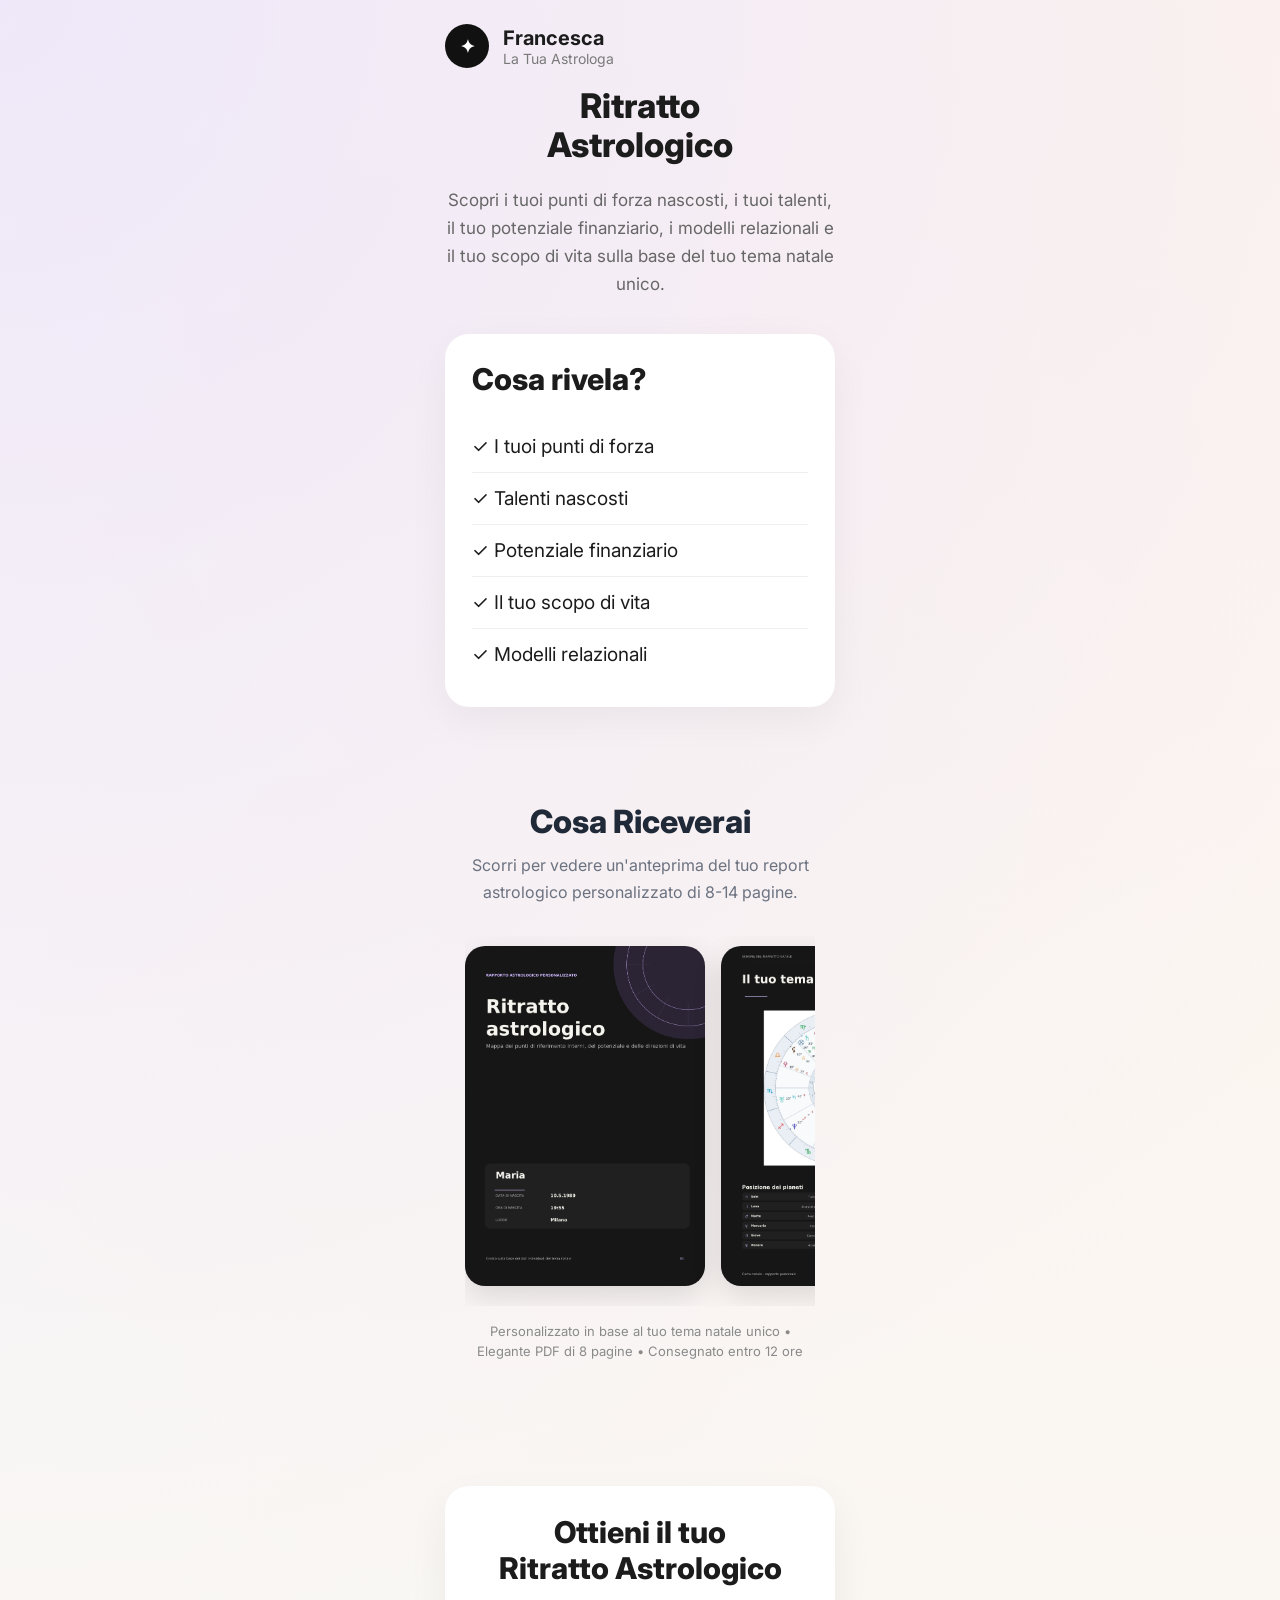
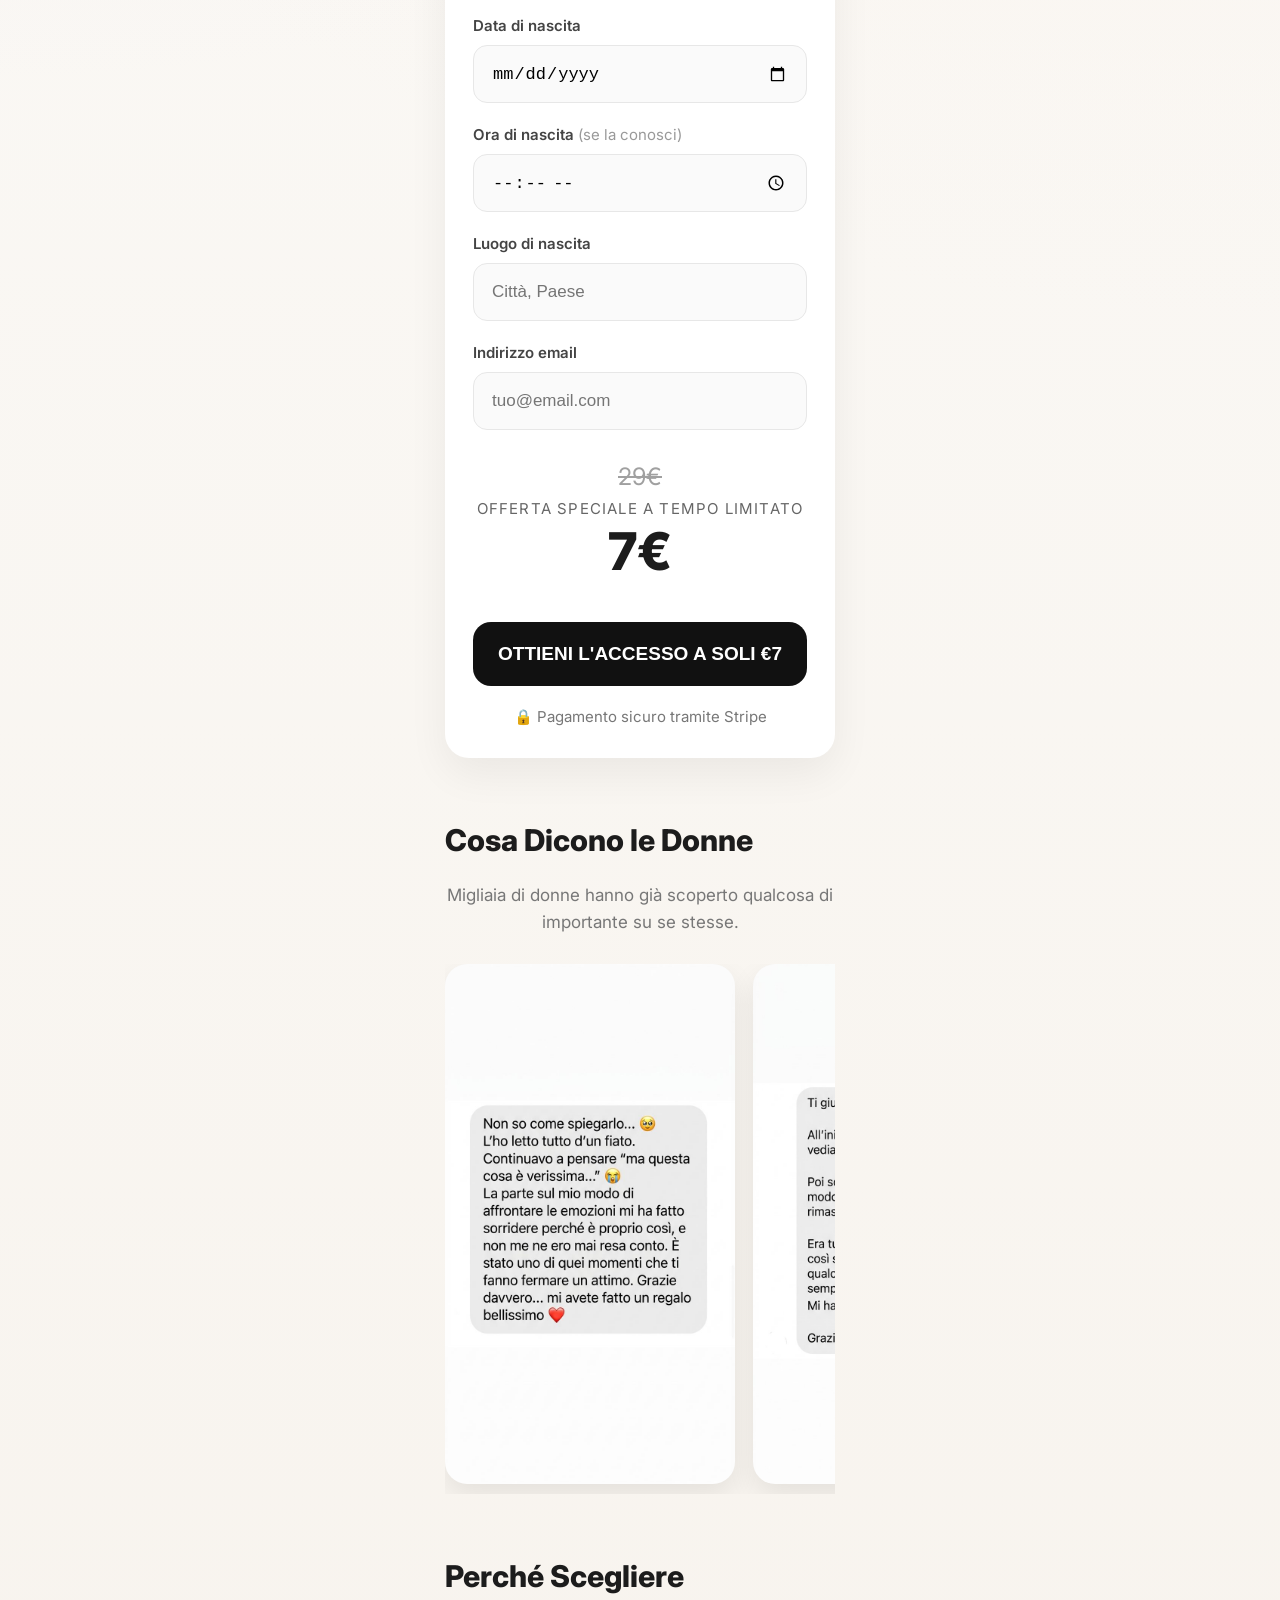
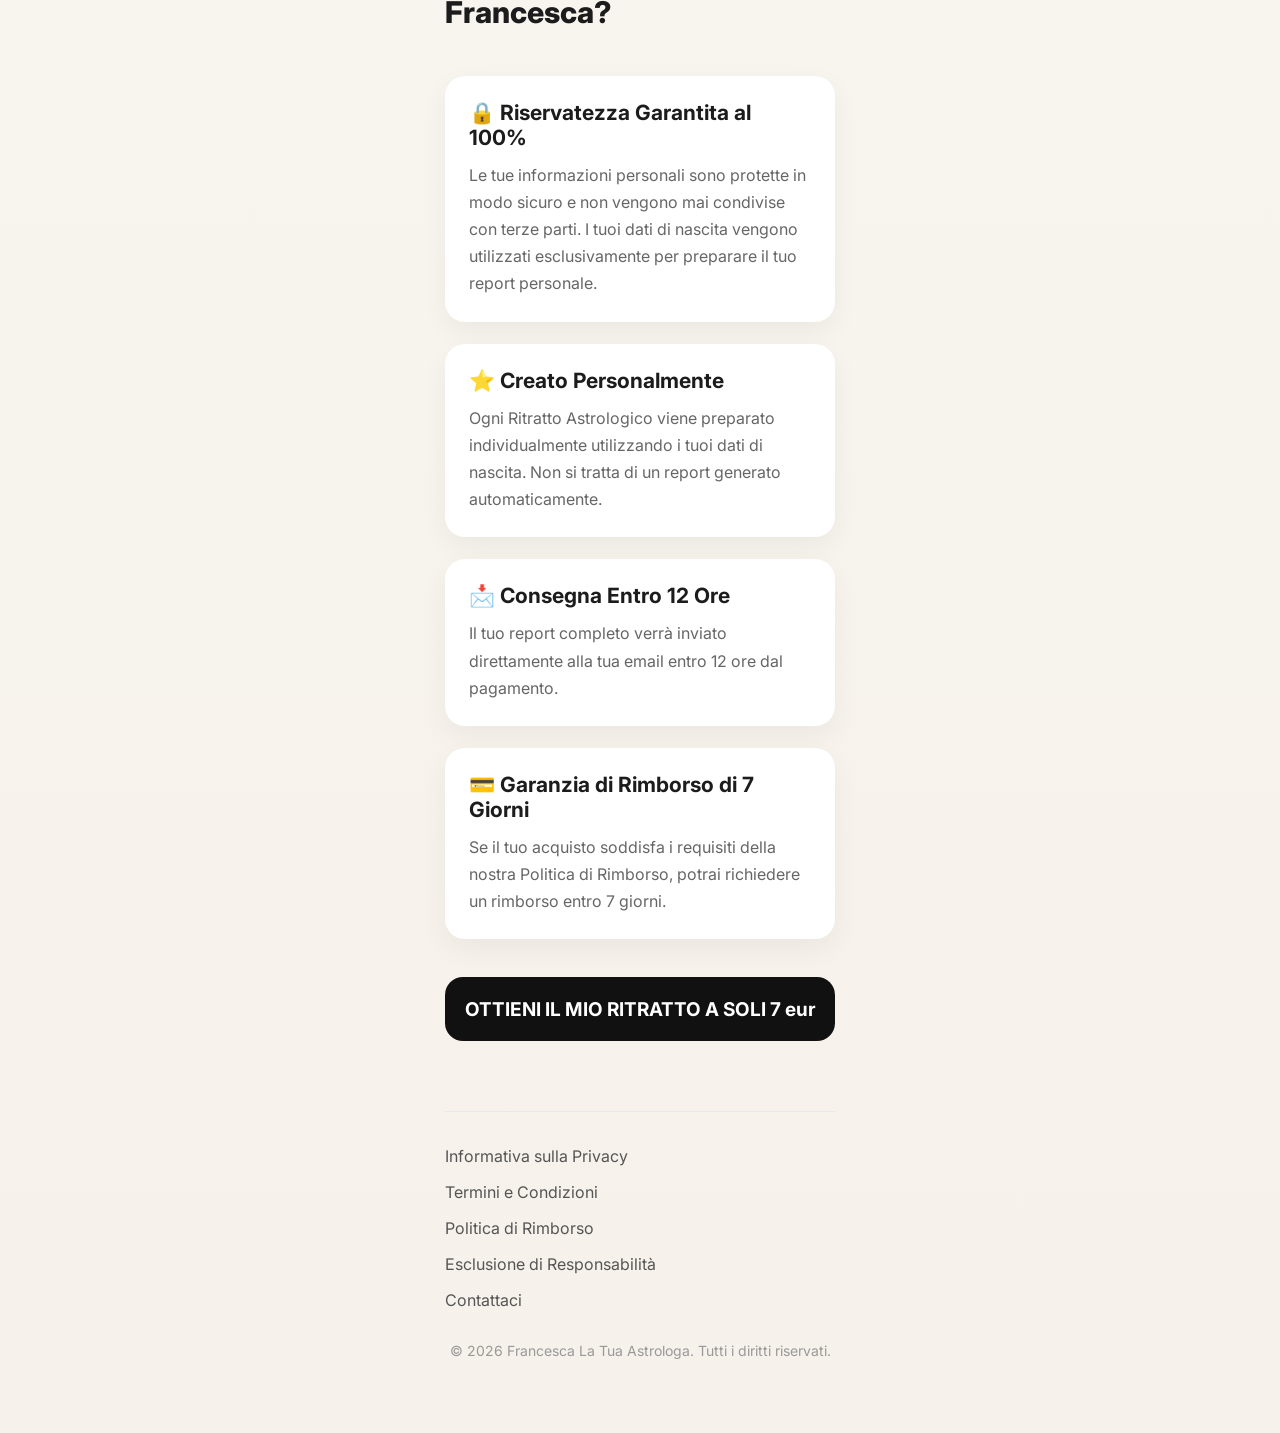
<file: index.html>
<!DOCTYPE html>
<html lang="it">

<head>
    <link rel="icon" type="image/png" href="favicon.png">
    <meta charset="UTF-8">
    <meta name="viewport" content="width=device-width, initial-scale=1.0">

    <title>Ritratto Astrologico | Francesca La Tua Astrologa</title>

    <meta name="description"
        content="Ricevi il tuo Ritratto Astrologico personalizzato, preparato individualmente sulla base del tuo tema natale.">

    <link rel="preconnect" href="https://fonts.googleapis.com">
    <link rel="preconnect" href="https://fonts.gstatic.com" crossorigin>

    <link href="https://fonts.googleapis.com/css2?family=Inter:wght@400;500;600;700;800&display=swap"
        rel="stylesheet">

    <link rel="stylesheet" href="style.css">
    

        <!-- Google tag (gtag.js) -->
<script async src="https://www.googletagmanager.com/gtag/js?id=G-CKDMVSP2ZM"></script>

<script>
window.dataLayer = window.dataLayer || [];

function gtag() {
    dataLayer.push(arguments);
}

gtag('js', new Date());

gtag('config', 'G-K074KY108F');
</script>

</head>

<body>

<div id="loadingOverlay" class="loading-overlay" hidden>

    <div class="loader"></div>

    <h2>Preparazione del tuo checkout sicuro...</h2>

    <p>Attendi qualche secondo.</p>

</div>

<main class="container">

<!-- ===========================
HEADER
=========================== -->

<header class="header">

    <div class="logo-circle">
        ✦
    </div>

    <div class="header-text">

        <span class="header-name">
            Francesca
        </span>

        <span class="header-role">
            La Tua Astrologa
        </span>

    </div>

</header>

<!-- ===========================
HERO
=========================== -->

<section class="hero">

    <h1>
        Ritratto<br>
        Astrologico
    </h1>

    <p class="subtitle">

        Scopri i tuoi punti di forza nascosti, i tuoi talenti, il tuo potenziale finanziario,
        i modelli relazionali e il tuo scopo di vita sulla base del tuo tema natale unico.

    </p>

    <div class="what-you-get">

        <h2>
            Cosa rivela?
        </h2>

        <ul>

            <li>✓ I tuoi punti di forza</li>

            <li>✓ Talenti nascosti</li>

            <li>✓ Potenziale finanziario</li>

            <li>✓ Il tuo scopo di vita</li>

            <li>✓ Modelli relazionali</li>

        </ul>

    </div>

    <section class="report-preview">

        <h2>Cosa Riceverai</h2>

        <p class="preview-text">
            Scorri per vedere un'anteprima del tuo report astrologico personalizzato di 8-14 pagine.
        </p>

        <div class="preview-slider">

            <img src="images/page1.jpg" alt="Pagina 1 del report">
            <img src="images/page2.jpg" alt="Pagina 2 del report">
            <img src="images/page3.jpg" alt="Pagina 3 del report">
            <img src="images/page4.jpg" alt="Pagina 4 del report">
            <img src="images/page5.jpg" alt="Pagina 5 del report">
            <img src="images/page6.jpg" alt="Pagina 6 del report">
            <img src="images/page7.jpg" alt="Pagina 7 del report">
            <img src="images/page8.jpg" alt="Pagina 8 del report">
            <img src="images/page9.jpg" alt="Pagina 9 del report">
            <img src="images/page10.jpg" alt="Pagina 10 del report">
            <img src="images/page11.jpg" alt="Pagina 10 del report">
            <img src="images/page12.jpg" alt="Pagina 10 del report">
            <img src="images/page13.jpg" alt="Pagina 10 del report">

        </div>

        <p class="preview-note">
            Personalizzato in base al tuo tema natale unico • Elegante PDF di 8 pagine • Consegnato entro 12 ore
        </p>

    </section>

    <!-- ===========================
ORDER FORM
=========================== -->

    <div id="order-form" class="order-card">

        <h2>
            Ottieni il tuo<br>
            Ritratto Astrologico
        </h2>

        <form id="orderForm">

            <label>
                Data di nascita
            </label>

            <input
                id="birthDate"
                type="date"
                name="birthdate"
                required>

            <label>
                Ora di nascita
                <span class="optional">(se la conosci)</span>
            </label>

            <input
                id="birthTime"
                type="time"
                name="birthtime">

            <label>
                Luogo di nascita
            </label>

            <input
                id="birthPlace"
                type="text"
                name="birthplace"
                placeholder="Città, Paese"
                required>
                <div id="citySuggestions" class="city-suggestions"></div>

            <label>
                Indirizzo email
            </label>

            <input
                id="email"
                type="email"
                name="email"
                placeholder="tuo@email.com"
                required>

            <div class="price-box">

                <div class="old-price">
                    29€
                </div>

                <div class="offer">

                    Offerta Speciale a Tempo Limitato

                </div>

                <div class="new-price">

                    7€

                </div>

            </div>

            <button
                class="cta-button"
                type="submit">

                OTTIENI L'ACCESSO A SOLI €7

            </button>

            <p class="secure">

                🔒 Pagamento sicuro tramite Stripe

            </p>

        </form>

    </div>

</section>

<!-- ===========================
REVIEWS
=========================== -->

<section class="reviews">

    <h2>
        Cosa Dicono le Donne
    </h2>

    <p class="section-subtitle">

        Migliaia di donne hanno già scoperto qualcosa di importante su se stesse.

    </p>

    <div class="reviews-slider">

        <img src="assets/reviews/review-1.jpg" alt="Recensione cliente">

        <img src="assets/reviews/review-2.jpg" alt="Recensione cliente">

        <img src="assets/reviews/review-3.jpg" alt="Recensione cliente">

        <img src="assets/reviews/review-4.jpg" alt="Recensione cliente">

        <img src="assets/reviews/review-5.jpg" alt="Recensione cliente">

        <img src="assets/reviews/review-6.jpg" alt="Recensione cliente">

        <img src="assets/reviews/review-7.jpg" alt="Recensione cliente">

        <img src="assets/reviews/review-8.jpg" alt="Recensione cliente">

        <img src="assets/reviews/review-9.jpg" alt="Recensione cliente">

    </div>

</section>

<!-- ===========================
WHY CHOOSE Francesca
=========================== -->

<section class="benefits">

    <h2>
        Perché Scegliere Francesca?
    </h2>

    <div class="benefit-card">

        <h3>
            🔒 Riservatezza Garantita al 100%
        </h3>

        <p>
            Le tue informazioni personali sono protette in modo sicuro e non vengono mai condivise con terze parti. I tuoi dati di nascita vengono utilizzati esclusivamente per preparare il tuo report personale.
        </p>

    </div>

    <div class="benefit-card">

        <h3>
            ⭐ Creato Personalmente
        </h3>

        <p>
            Ogni Ritratto Astrologico viene preparato individualmente utilizzando i tuoi dati di nascita. Non si tratta di un report generato automaticamente.
        </p>

    </div>

    <div class="benefit-card">

        <h3>
            📩 Consegna Entro 12 Ore
        </h3>

        <p>
            Il tuo report completo verrà inviato direttamente alla tua email entro 12 ore dal pagamento.
        </p>

    </div>

    <div class="benefit-card">

        <h3>
            💳 Garanzia di Rimborso di 7 Giorni
        </h3>

        <p>
            Se il tuo acquisto soddisfa i requisiti della nostra Politica di Rimborso, potrai richiedere un rimborso entro 7 giorni.
        </p>

    </div>

    <a href="#order-form" class="cta-button">

        OTTIENI IL MIO RITRATTO A SOLI 7 eur

    </a>

</section>

<!-- ===========================
FOOTER
=========================== -->

<footer>

    <div class="footer-links">
        <a href="/legal/privacy-policy.html">Informativa sulla Privacy</a>
        <a href="/legal/terms-and-conditions.html">Termini e Condizioni</a>
        <a href="/legal/refund-policy.html">Politica di Rimborso</a>
        <a href="/legal/disclaimer.html">Esclusione di Responsabilità</a>
        <a href="/legal/contact.html">Contattaci</a>
    </div>

    <p class="copyright">

        © 2026 Francesca La Tua Astrologa. Tutti i diritti riservati.

    </p>

</footer>

</main>


<script>

const birthPlace = document.getElementById("birthPlace");
const suggestions = document.getElementById("citySuggestions");

let debounceTimer;
let controller;

birthPlace.addEventListener("input", function () {

    clearTimeout(debounceTimer);

    const query = this.value.trim();

    if (query.length < 3) {

        suggestions.innerHTML = "";
        suggestions.style.display = "none";

        if (controller) controller.abort();

        return;

    }

    debounceTimer = setTimeout(searchCities, 400);

});

async function searchCities() {

    const query = birthPlace.value.trim();

    if (controller) controller.abort();

    controller = new AbortController();

    try {

        const response = await fetch(

            "https://nominatim.openstreetmap.org/search?format=jsonv2&addressdetails=1&limit=5&accept-language=it&q=" +
            encodeURIComponent(query),

            {
                signal: controller.signal
            }

        );

        if (!response.ok) {

            throw new Error(response.status);

        }

        const cities = await response.json();

        suggestions.innerHTML = "";

        cities.forEach(city => {

            const item = document.createElement("div");

            item.className = "city-item";

            const text = city.name + ", " + city.address.country;

            item.textContent = text;

            item.onclick = () => {

                birthPlace.value = text;

                suggestions.style.display = "none";

            };

            suggestions.appendChild(item);

        });

        suggestions.style.display =
            cities.length ? "block" : "none";

    } catch (err) {

        if (err.name === "AbortError") return;

        suggestions.innerHTML = "";
        suggestions.style.display = "none";

        console.log(err);

    }

}

const form = document.getElementById("orderForm");

form.addEventListener("submit", async function(e){

    e.preventDefault();

    const body = new URLSearchParams({

    birthDate: document.getElementById("birthDate").value,
    birthTime: document.getElementById("birthTime").value || "Unknown",
    birthPlace: document.getElementById("birthPlace").value,
    email: document.getElementById("email").value,

    payment: "7 EUR",
    stripeId: ""

});

    const submitButton = form.querySelector("button[type='submit']");
    const loadingOverlay = document.getElementById("loadingOverlay");

try {

    submitButton.disabled = true;
    submitButton.textContent = "Attendere...";
    loadingOverlay.classList.add("show");
    loadingOverlay.hidden = false;

    const response = await fetch(
        "https://script.google.com/macros/s/AKfycbwQQj7COL3CL8oLqePDU4oMkD6CIpRKmIyUd0EsFcg3TtlI0GE3O0HM8pL3sTOHsC__wA/exec",
        {
            method: "POST",
            body
        }
    );

    const result = await response.json();

    if (result.success) {

        window.location.href = "https://buy.stripe.com/dRm4gB3VO4cEgk94MH57W08";

    } else {

        submitButton.disabled = false;
        submitButton.textContent = "OTTIENI L'ACCESSO A SOLI 7€";
        loadingOverlay.classList.remove("show");
        loadingOverlay.hidden = true;
        alert("Errore. Riprova.");

    }

} catch (err) {

    submitButton.disabled = false;
    submitButton.textContent = "OTTIENI L'ACCESSO A SOLI 7€";
    loadingOverlay.classList.remove("show");
    loadingOverlay.hidden = true;

    alert("Errore di connessione. Riprova.");

}


});


</script>

</body>
</html>
</file>
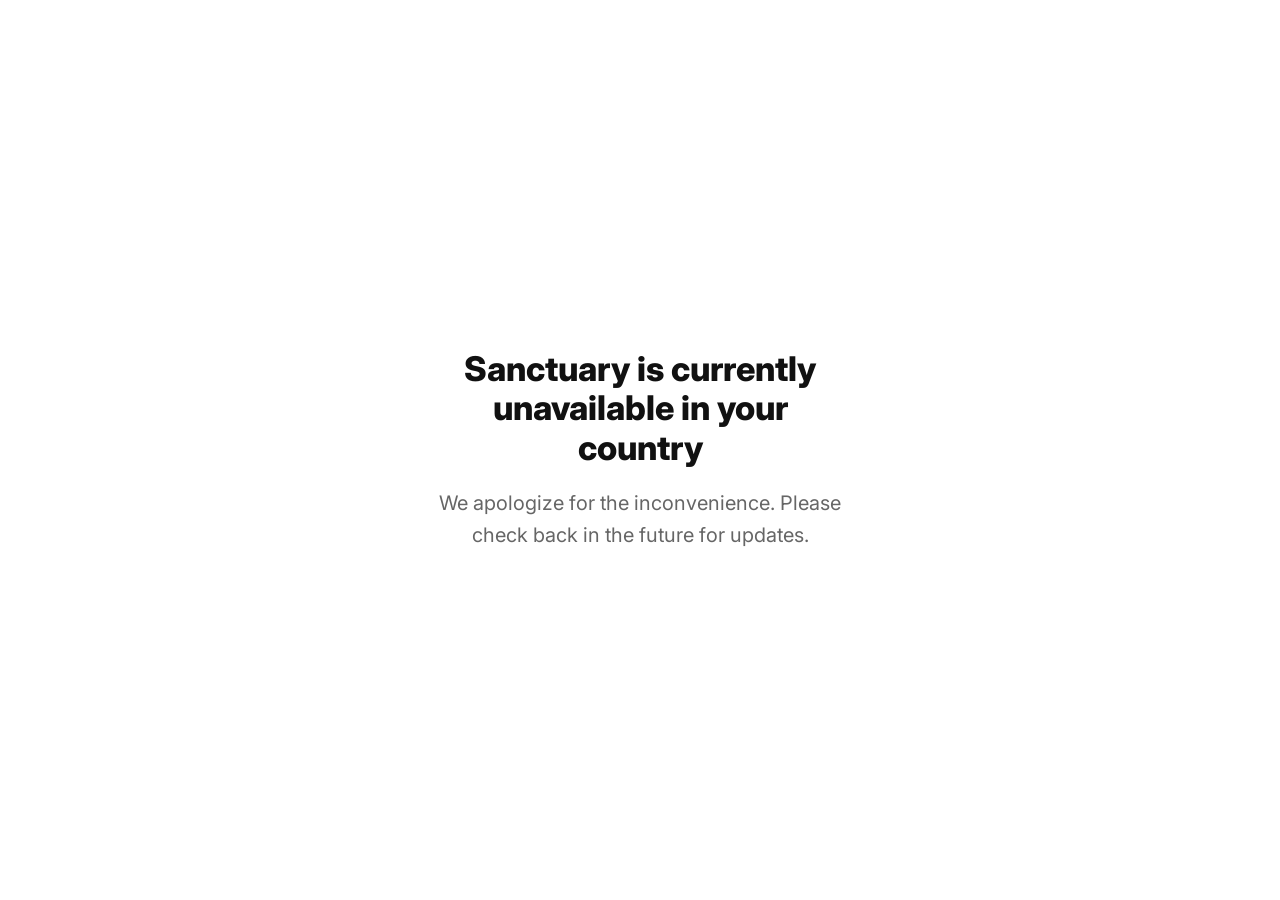
<file: unsupported.html>
<!DOCTYPE html>
<html lang="en">

<head>

<meta charset="UTF-8">

<meta name="viewport" content="width=device-width, initial-scale=1.0">

<title>Unavailable</title>

<link rel="preconnect" href="https://fonts.googleapis.com">

<link rel="preconnect" href="https://fonts.gstatic.com" crossorigin>

<link href="https://fonts.googleapis.com/css2?family=Inter:wght@400;500;600;700&display=swap" rel="stylesheet">

<style>

*{
margin:0;
padding:0;
box-sizing:border-box;
}

body{

font-family:'Inter',sans-serif;

background:#ffffff;

color:#111;

display:flex;

justify-content:center;

align-items:center;

min-height:100vh;

padding:24px;

text-align:center;

}

.wrapper{

max-width:420px;

}

h1{

font-size:34px;

font-weight:800;

line-height:1.15;

margin-bottom:20px;

}

p{

font-size:20px;

line-height:1.6;

color:#666;

}

</style>

</head>

<body>

<div class="wrapper">

<h1>

Sanctuary is currently unavailable in your country

</h1>

<p>

We apologize for the inconvenience.

Please check back in the future for updates.

</p>

</div>

</body>

</html>
</file>
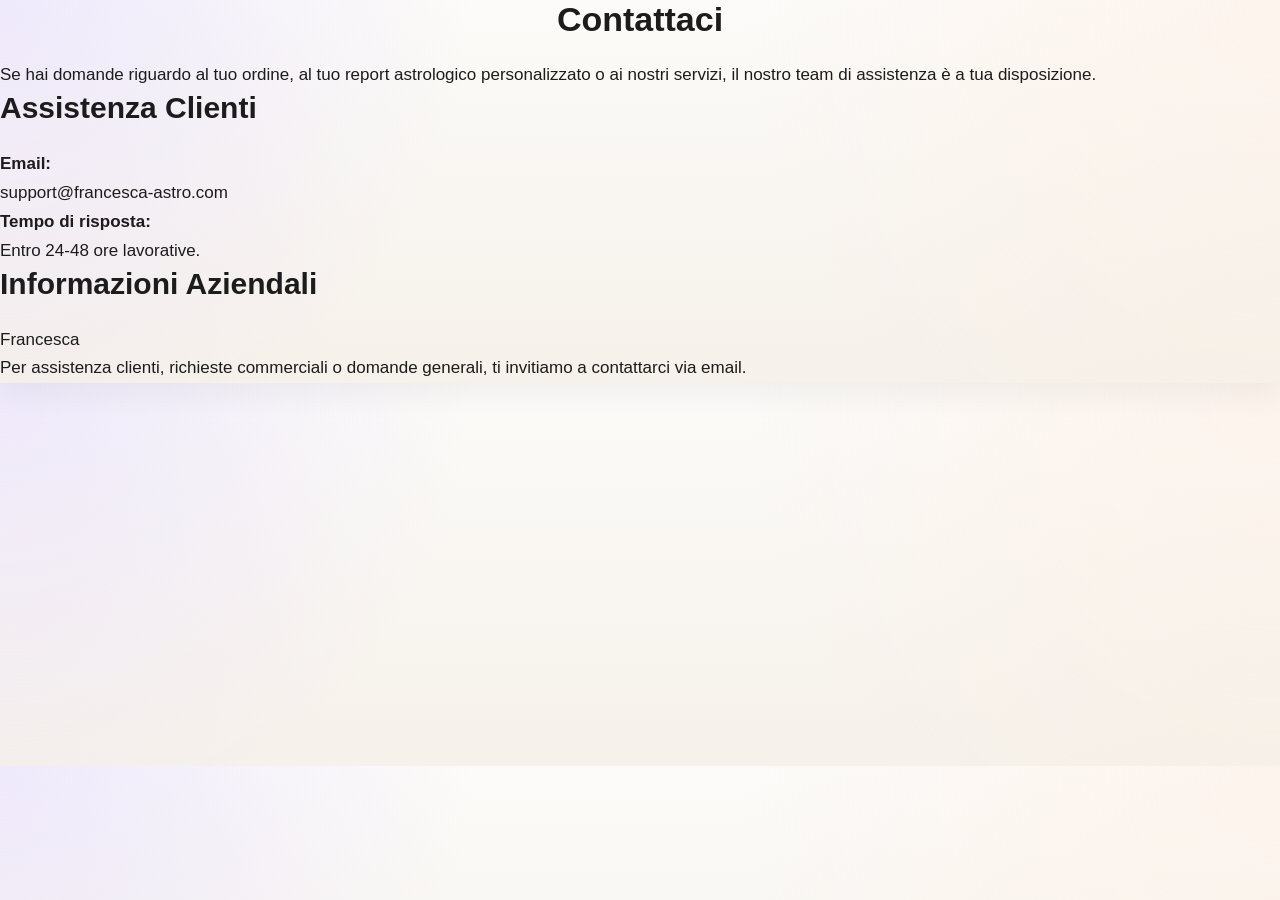
<file: legal/contact.html>
<!DOCTYPE html>
<html lang="it">
<head>
    <meta charset="UTF-8">
    <meta name="viewport" content="width=device-width, initial-scale=1.0">
    <title>Contattaci | Francesca</title>
    <link rel="stylesheet" href="../style.css">
</head>
<body>

<div class="legal-container">

<h1>Contattaci</h1>

<p>
Se hai domande riguardo al tuo ordine, al tuo report astrologico personalizzato o ai nostri servizi, il nostro team di assistenza è a tua disposizione.
</p>

<h2>Assistenza Clienti</h2>

<p>
<strong>Email:</strong><br>
support@francesca-astro.com
</p>

<p>
<strong>Tempo di risposta:</strong><br>
Entro 24-48 ore lavorative.
</p>

<h2>Informazioni Aziendali</h2>

<p>
Francesca
</p>

<p>
Per assistenza clienti, richieste commerciali o domande generali, ti invitiamo a contattarci via email.
</p>

</div>

</body>
</html>
</file>
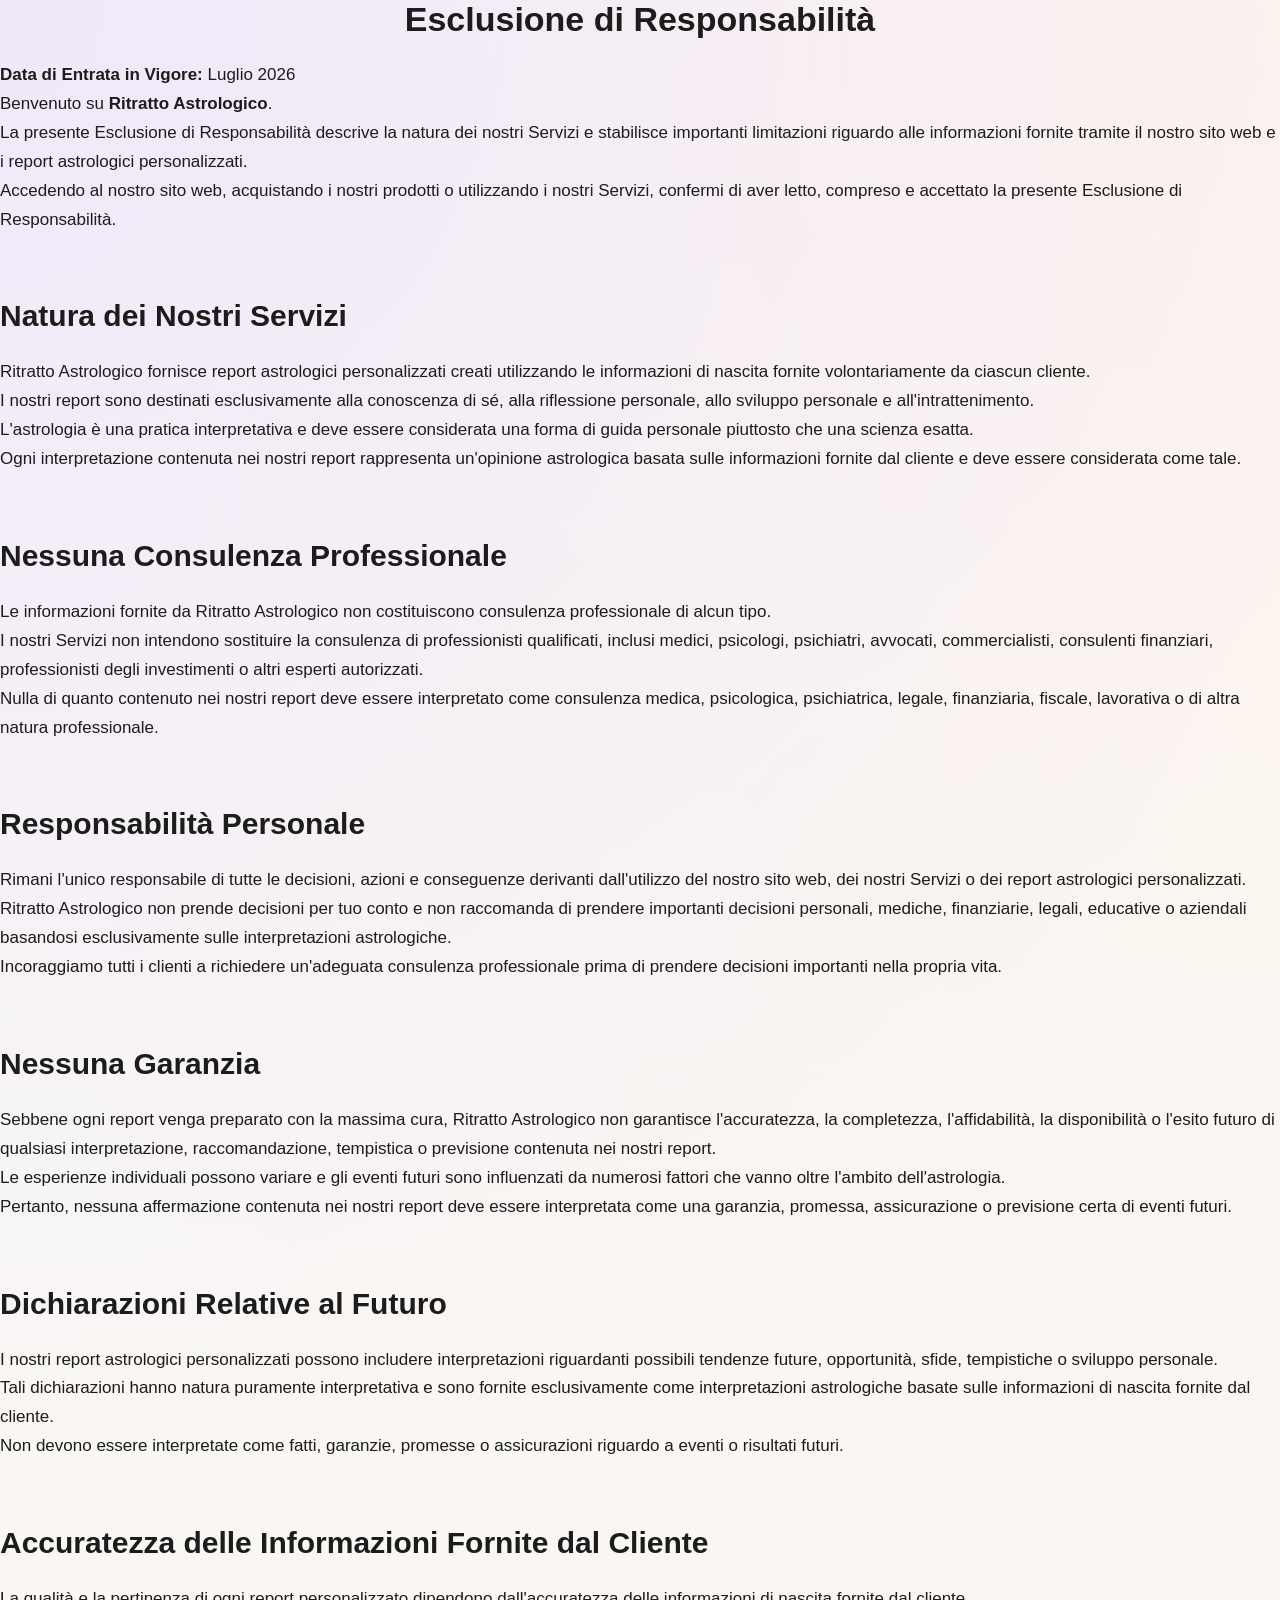
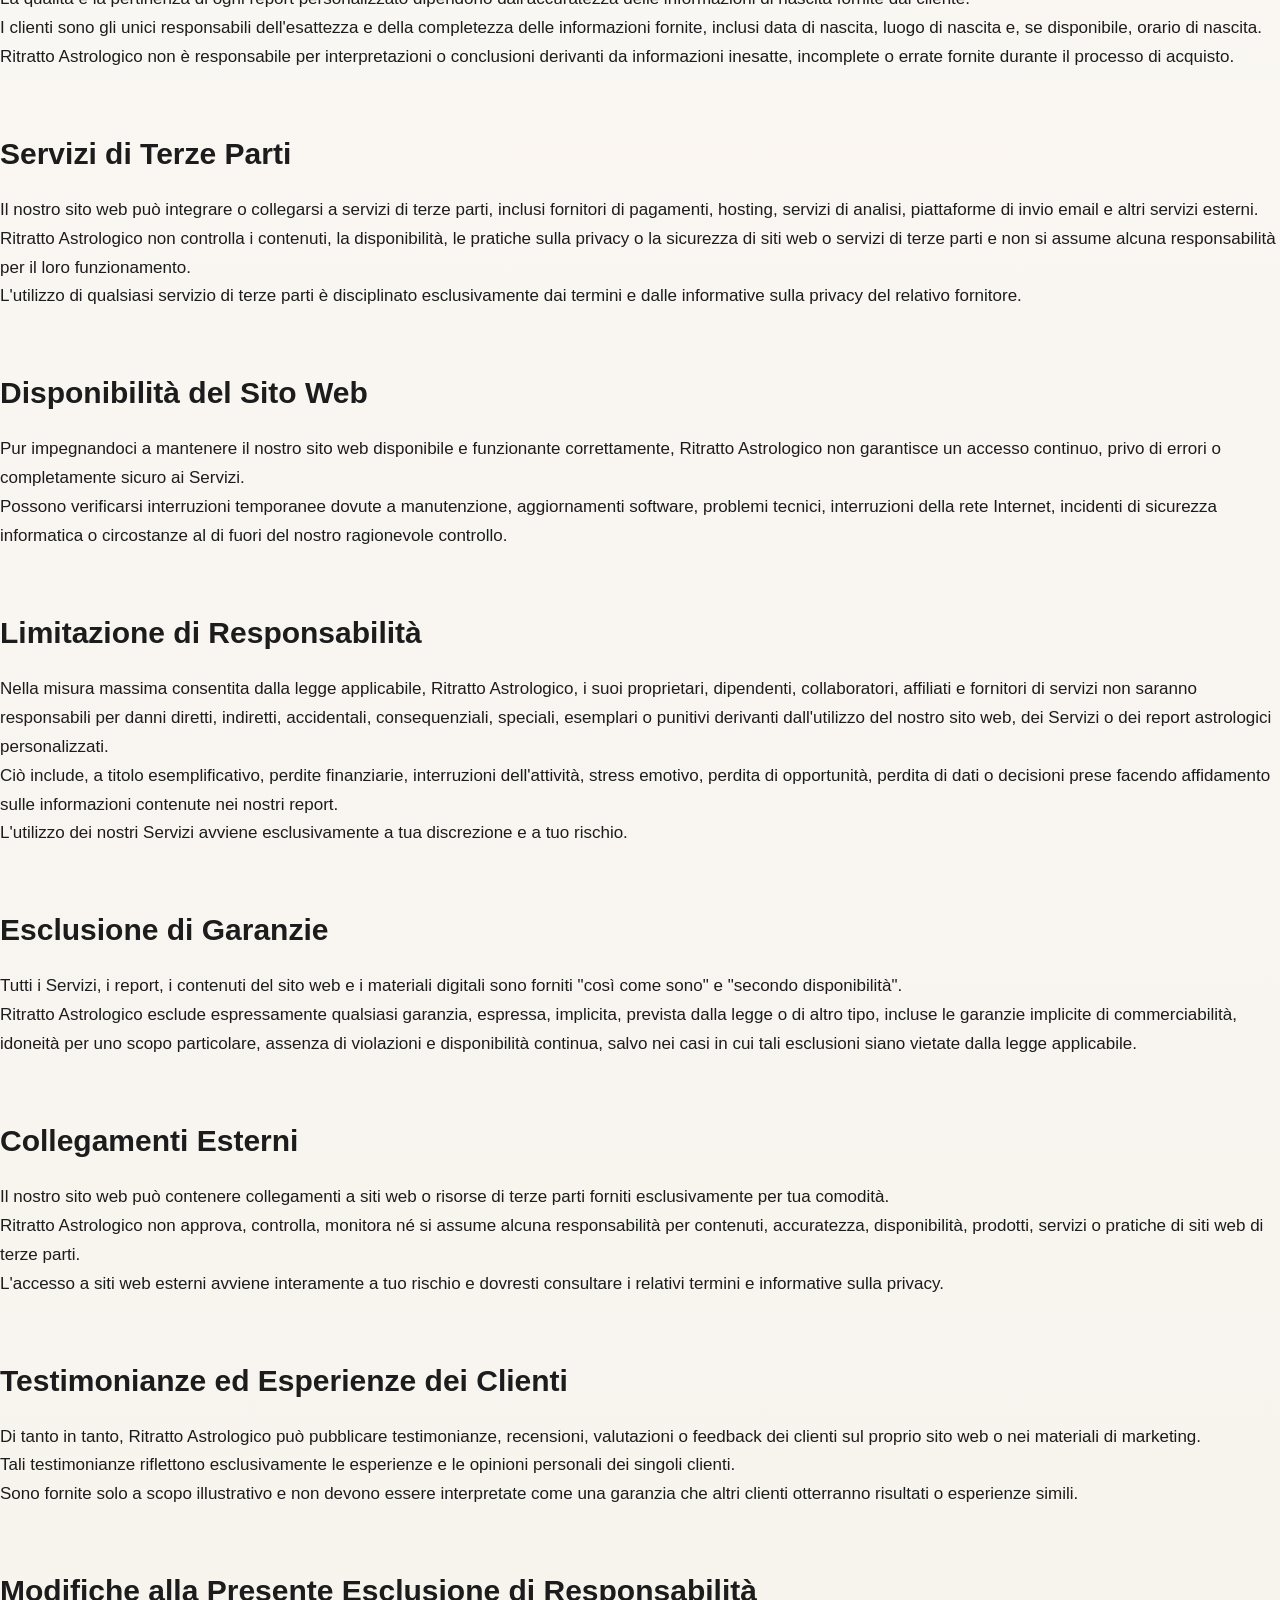
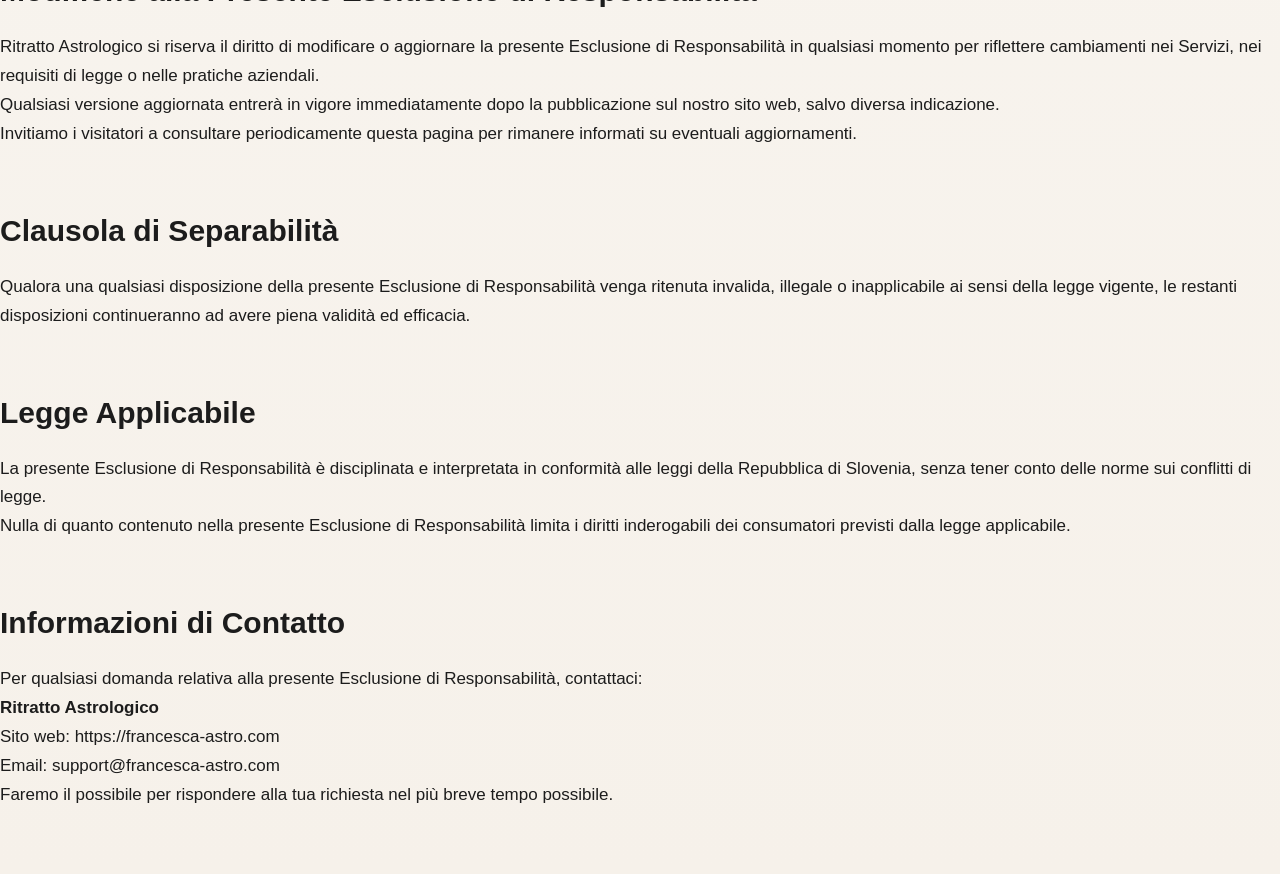
<file: legal/disclaimer.html>
<!DOCTYPE html>
<html lang="it">

<head>
    <meta charset="UTF-8">
    <meta name="viewport" content="width=device-width, initial-scale=1.0">

    <title>Esclusione di Responsabilità | Ritratto Astrologico</title>

    <link rel="stylesheet" href="../style.css">
</head>

<body>

<div class="legal-container">

<section class="legal-section">

    <h1>Esclusione di Responsabilità</h1>

    <p><strong>Data di Entrata in Vigore:</strong> Luglio 2026</p>

    <p>
        Benvenuto su <strong>Ritratto Astrologico</strong>.
    </p>

    <p>
        La presente Esclusione di Responsabilità descrive la natura dei nostri Servizi e stabilisce importanti limitazioni riguardo alle informazioni fornite tramite il nostro sito web e i report astrologici personalizzati.
    </p>

    <p>
        Accedendo al nostro sito web, acquistando i nostri prodotti o utilizzando i nostri Servizi, confermi di aver letto, compreso e accettato la presente Esclusione di Responsabilità.
    </p>

</section>

<section class="legal-section">

    <h2>Natura dei Nostri Servizi</h2>

    <p>
        Ritratto Astrologico fornisce report astrologici personalizzati creati utilizzando le informazioni di nascita fornite volontariamente da ciascun cliente.
    </p>

    <p>
        I nostri report sono destinati esclusivamente alla conoscenza di sé, alla riflessione personale, allo sviluppo personale e all'intrattenimento.
    </p>

    <p>
        L'astrologia è una pratica interpretativa e deve essere considerata una forma di guida personale piuttosto che una scienza esatta.
    </p>

    <p>
        Ogni interpretazione contenuta nei nostri report rappresenta un'opinione astrologica basata sulle informazioni fornite dal cliente e deve essere considerata come tale.
    </p>

</section>

<section class="legal-section">

    <h2>Nessuna Consulenza Professionale</h2>

    <p>
        Le informazioni fornite da Ritratto Astrologico non costituiscono consulenza professionale di alcun tipo.
    </p>

    <p>
        I nostri Servizi non intendono sostituire la consulenza di professionisti qualificati, inclusi medici, psicologi, psichiatri, avvocati, commercialisti, consulenti finanziari, professionisti degli investimenti o altri esperti autorizzati.
    </p>

    <p>
        Nulla di quanto contenuto nei nostri report deve essere interpretato come consulenza medica, psicologica, psichiatrica, legale, finanziaria, fiscale, lavorativa o di altra natura professionale.
    </p>

</section>

<section class="legal-section">

    <h2>Responsabilità Personale</h2>

    <p>
        Rimani l'unico responsabile di tutte le decisioni, azioni e conseguenze derivanti dall'utilizzo del nostro sito web, dei nostri Servizi o dei report astrologici personalizzati.
    </p>

    <p>
        Ritratto Astrologico non prende decisioni per tuo conto e non raccomanda di prendere importanti decisioni personali, mediche, finanziarie, legali, educative o aziendali basandosi esclusivamente sulle interpretazioni astrologiche.
    </p>

    <p>
        Incoraggiamo tutti i clienti a richiedere un'adeguata consulenza professionale prima di prendere decisioni importanti nella propria vita.
    </p>

</section>

<section class="legal-section">

    <h2>Nessuna Garanzia</h2>

    <p>
        Sebbene ogni report venga preparato con la massima cura, Ritratto Astrologico non garantisce l'accuratezza, la completezza, l'affidabilità, la disponibilità o l'esito futuro di qualsiasi interpretazione, raccomandazione, tempistica o previsione contenuta nei nostri report.
    </p>

    <p>
        Le esperienze individuali possono variare e gli eventi futuri sono influenzati da numerosi fattori che vanno oltre l'ambito dell'astrologia.
    </p>

    <p>
        Pertanto, nessuna affermazione contenuta nei nostri report deve essere interpretata come una garanzia, promessa, assicurazione o previsione certa di eventi futuri.
    </p>

</section>

<section class="legal-section">

    <h2>Dichiarazioni Relative al Futuro</h2>

    <p>
        I nostri report astrologici personalizzati possono includere interpretazioni riguardanti possibili tendenze future, opportunità, sfide, tempistiche o sviluppo personale.
    </p>

    <p>
        Tali dichiarazioni hanno natura puramente interpretativa e sono fornite esclusivamente come interpretazioni astrologiche basate sulle informazioni di nascita fornite dal cliente.
    </p>

    <p>
        Non devono essere interpretate come fatti, garanzie, promesse o assicurazioni riguardo a eventi o risultati futuri.
    </p>

</section>

<section class="legal-section">

    <h2>Accuratezza delle Informazioni Fornite dal Cliente</h2>

    <p>
        La qualità e la pertinenza di ogni report personalizzato dipendono dall'accuratezza delle informazioni di nascita fornite dal cliente.
    </p>

    <p>
        I clienti sono gli unici responsabili dell'esattezza e della completezza delle informazioni fornite, inclusi data di nascita, luogo di nascita e, se disponibile, orario di nascita.
    </p>

    <p>
        Ritratto Astrologico non è responsabile per interpretazioni o conclusioni derivanti da informazioni inesatte, incomplete o errate fornite durante il processo di acquisto.
    </p>

</section>

<section class="legal-section">

    <h2>Servizi di Terze Parti</h2>

    <p>
        Il nostro sito web può integrare o collegarsi a servizi di terze parti, inclusi fornitori di pagamenti, hosting, servizi di analisi, piattaforme di invio email e altri servizi esterni.
    </p>

    <p>
        Ritratto Astrologico non controlla i contenuti, la disponibilità, le pratiche sulla privacy o la sicurezza di siti web o servizi di terze parti e non si assume alcuna responsabilità per il loro funzionamento.
    </p>

    <p>
        L'utilizzo di qualsiasi servizio di terze parti è disciplinato esclusivamente dai termini e dalle informative sulla privacy del relativo fornitore.
    </p>

</section>

<section class="legal-section">

    <h2>Disponibilità del Sito Web</h2>

    <p>
        Pur impegnandoci a mantenere il nostro sito web disponibile e funzionante correttamente, Ritratto Astrologico non garantisce un accesso continuo, privo di errori o completamente sicuro ai Servizi.
    </p>

    <p>
        Possono verificarsi interruzioni temporanee dovute a manutenzione, aggiornamenti software, problemi tecnici, interruzioni della rete Internet, incidenti di sicurezza informatica o circostanze al di fuori del nostro ragionevole controllo.
    </p>

</section>

<section class="legal-section">

    <h2>Limitazione di Responsabilità</h2>

    <p>
        Nella misura massima consentita dalla legge applicabile, Ritratto Astrologico, i suoi proprietari, dipendenti, collaboratori, affiliati e fornitori di servizi non saranno responsabili per danni diretti, indiretti, accidentali, consequenziali, speciali, esemplari o punitivi derivanti dall'utilizzo del nostro sito web, dei Servizi o dei report astrologici personalizzati.
    </p>

    <p>
        Ciò include, a titolo esemplificativo, perdite finanziarie, interruzioni dell'attività, stress emotivo, perdita di opportunità, perdita di dati o decisioni prese facendo affidamento sulle informazioni contenute nei nostri report.
    </p>

    <p>
        L'utilizzo dei nostri Servizi avviene esclusivamente a tua discrezione e a tuo rischio.
    </p>

</section>

<section class="legal-section">

    <h2>Esclusione di Garanzie</h2>

    <p>
        Tutti i Servizi, i report, i contenuti del sito web e i materiali digitali sono forniti "così come sono" e "secondo disponibilità".
    </p>

    <p>
        Ritratto Astrologico esclude espressamente qualsiasi garanzia, espressa, implicita, prevista dalla legge o di altro tipo, incluse le garanzie implicite di commerciabilità, idoneità per uno scopo particolare, assenza di violazioni e disponibilità continua, salvo nei casi in cui tali esclusioni siano vietate dalla legge applicabile.
    </p>

</section>

<section class="legal-section">

    <h2>Collegamenti Esterni</h2>

    <p>
        Il nostro sito web può contenere collegamenti a siti web o risorse di terze parti forniti esclusivamente per tua comodità.
    </p>

    <p>
        Ritratto Astrologico non approva, controlla, monitora né si assume alcuna responsabilità per contenuti, accuratezza, disponibilità, prodotti, servizi o pratiche di siti web di terze parti.
    </p>

    <p>
        L'accesso a siti web esterni avviene interamente a tuo rischio e dovresti consultare i relativi termini e informative sulla privacy.
    </p>

</section>

<section class="legal-section">

    <h2>Testimonianze ed Esperienze dei Clienti</h2>

    <p>
        Di tanto in tanto, Ritratto Astrologico può pubblicare testimonianze, recensioni, valutazioni o feedback dei clienti sul proprio sito web o nei materiali di marketing.
    </p>

    <p>
        Tali testimonianze riflettono esclusivamente le esperienze e le opinioni personali dei singoli clienti.
    </p>

    <p>
        Sono fornite solo a scopo illustrativo e non devono essere interpretate come una garanzia che altri clienti otterranno risultati o esperienze simili.
    </p>

</section>

<section class="legal-section">

    <h2>Modifiche alla Presente Esclusione di Responsabilità</h2>

    <p>
        Ritratto Astrologico si riserva il diritto di modificare o aggiornare la presente Esclusione di Responsabilità in qualsiasi momento per riflettere cambiamenti nei Servizi, nei requisiti di legge o nelle pratiche aziendali.
    </p>

    <p>
        Qualsiasi versione aggiornata entrerà in vigore immediatamente dopo la pubblicazione sul nostro sito web, salvo diversa indicazione.
    </p>

    <p>
        Invitiamo i visitatori a consultare periodicamente questa pagina per rimanere informati su eventuali aggiornamenti.
    </p>

</section>

<section class="legal-section">

    <h2>Clausola di Separabilità</h2>

    <p>
        Qualora una qualsiasi disposizione della presente Esclusione di Responsabilità venga ritenuta invalida, illegale o inapplicabile ai sensi della legge vigente, le restanti disposizioni continueranno ad avere piena validità ed efficacia.
    </p>

</section>

<section class="legal-section">

    <h2>Legge Applicabile</h2>

    <p>
        La presente Esclusione di Responsabilità è disciplinata e interpretata in conformità alle leggi della Repubblica di Slovenia, senza tener conto delle norme sui conflitti di legge.
    </p>

    <p>
        Nulla di quanto contenuto nella presente Esclusione di Responsabilità limita i diritti inderogabili dei consumatori previsti dalla legge applicabile.
    </p>

</section>

<section class="legal-section">

    <h2>Informazioni di Contatto</h2>

    <p>
        Per qualsiasi domanda relativa alla presente Esclusione di Responsabilità, contattaci:
    </p>

    <p>
        <strong>Ritratto Astrologico</strong><br>
        Sito web: https://francesca-astro.com<br>
        Email: support@francesca-astro.com
    </p>

    <p>
        Faremo il possibile per rispondere alla tua richiesta nel più breve tempo possibile.
    </p>

</section>

</div>

</body>
</html>
</file>
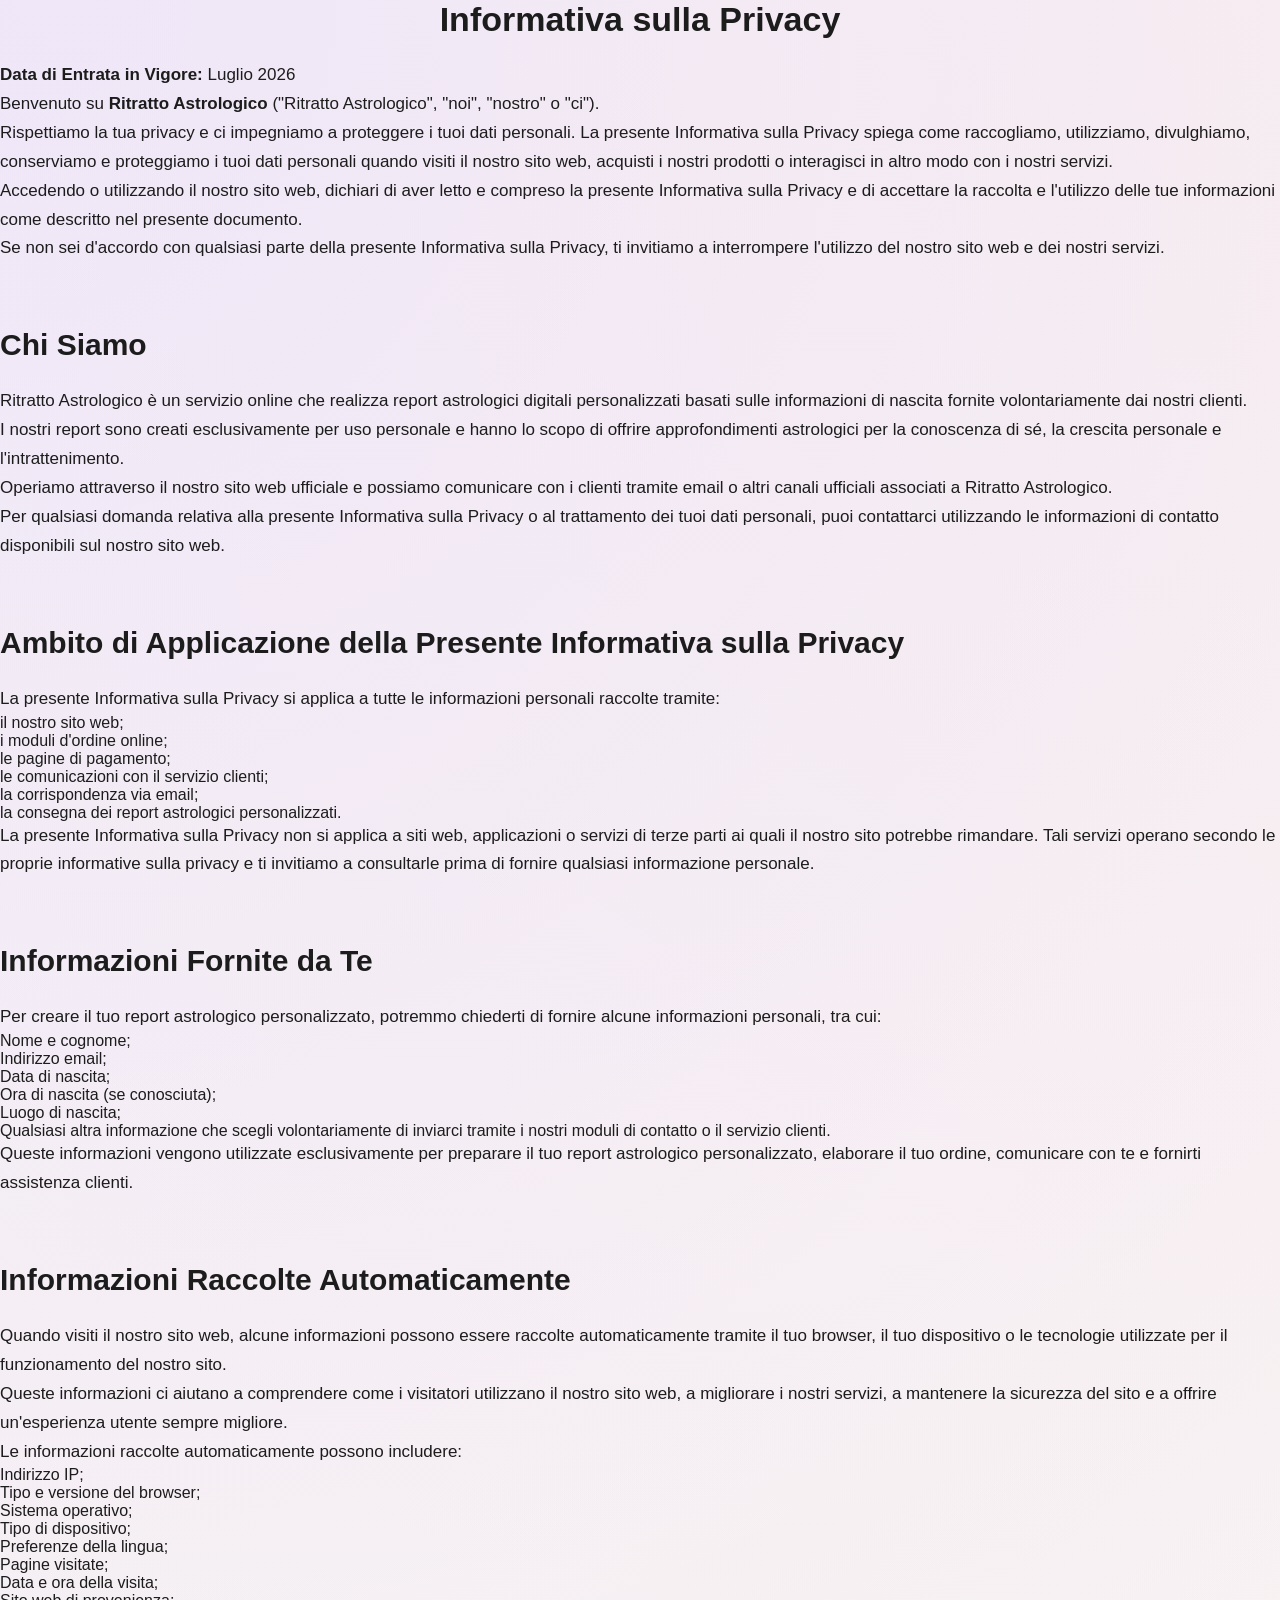
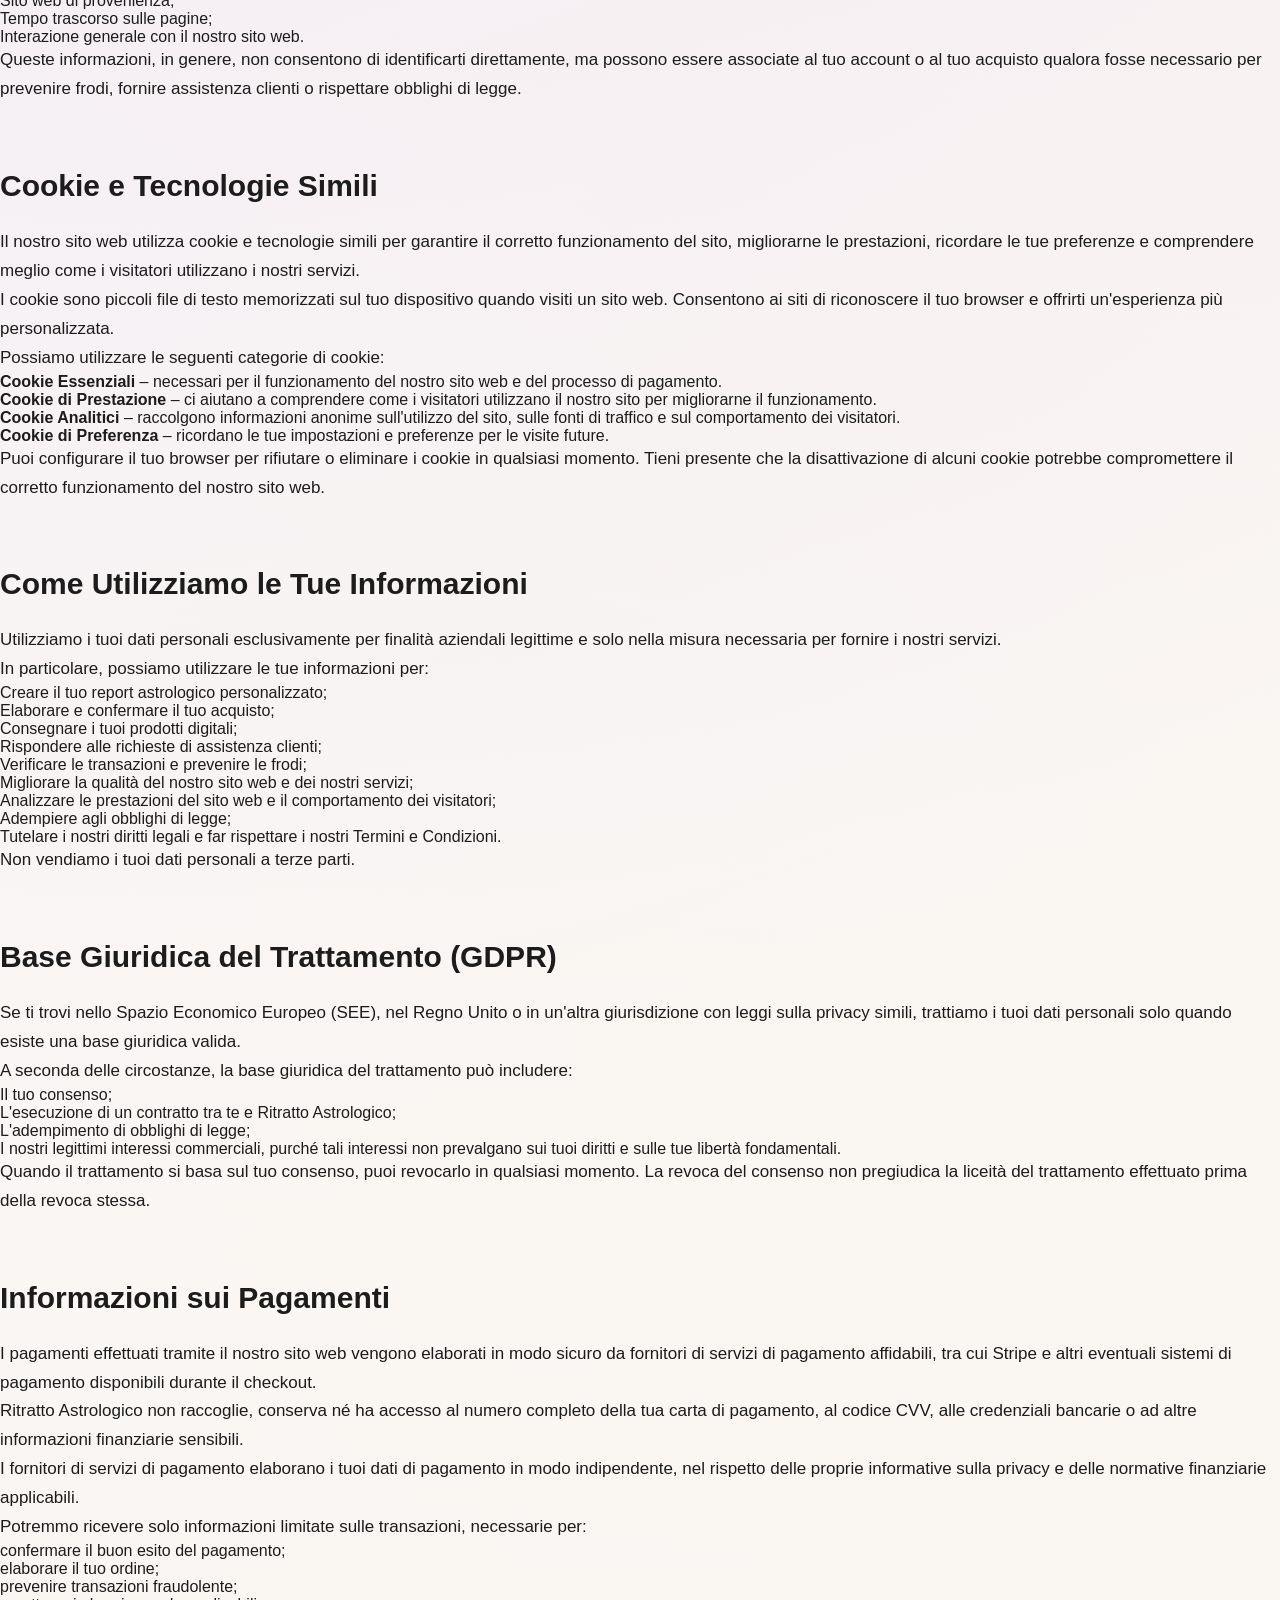
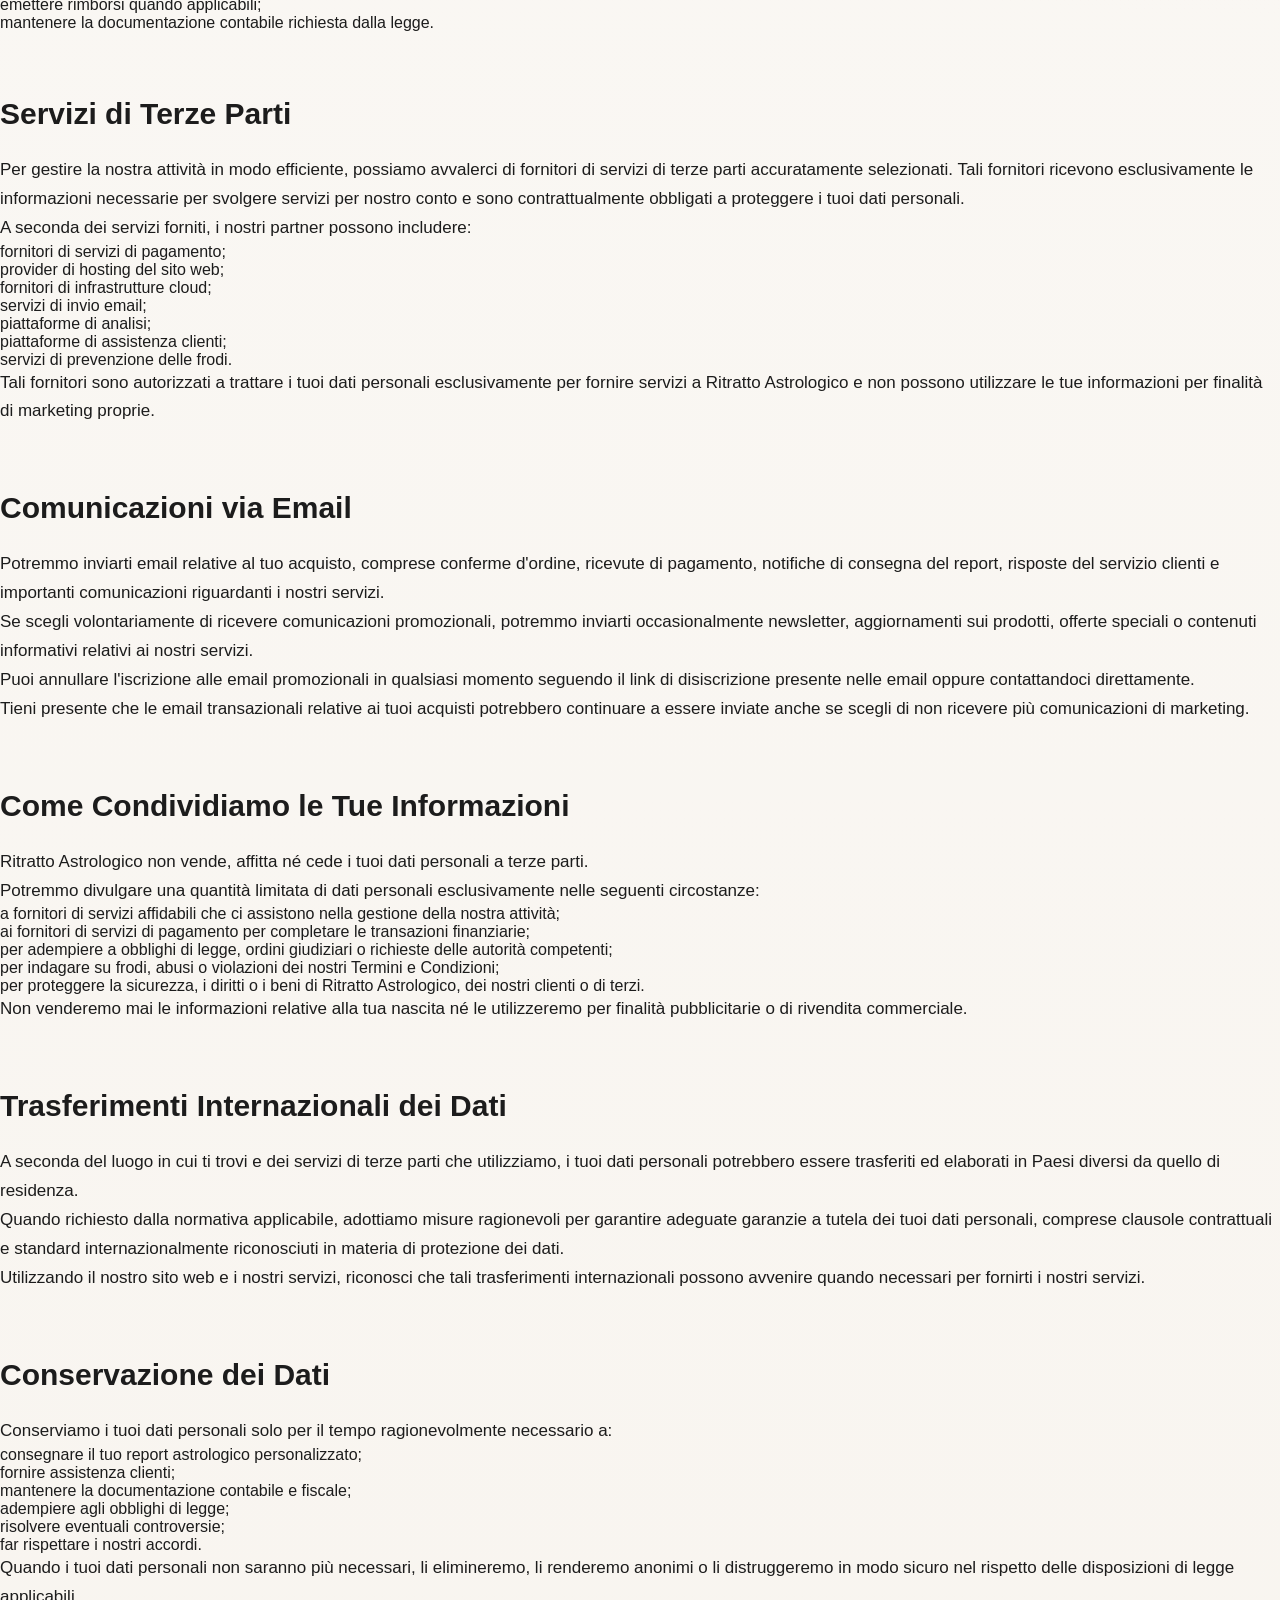
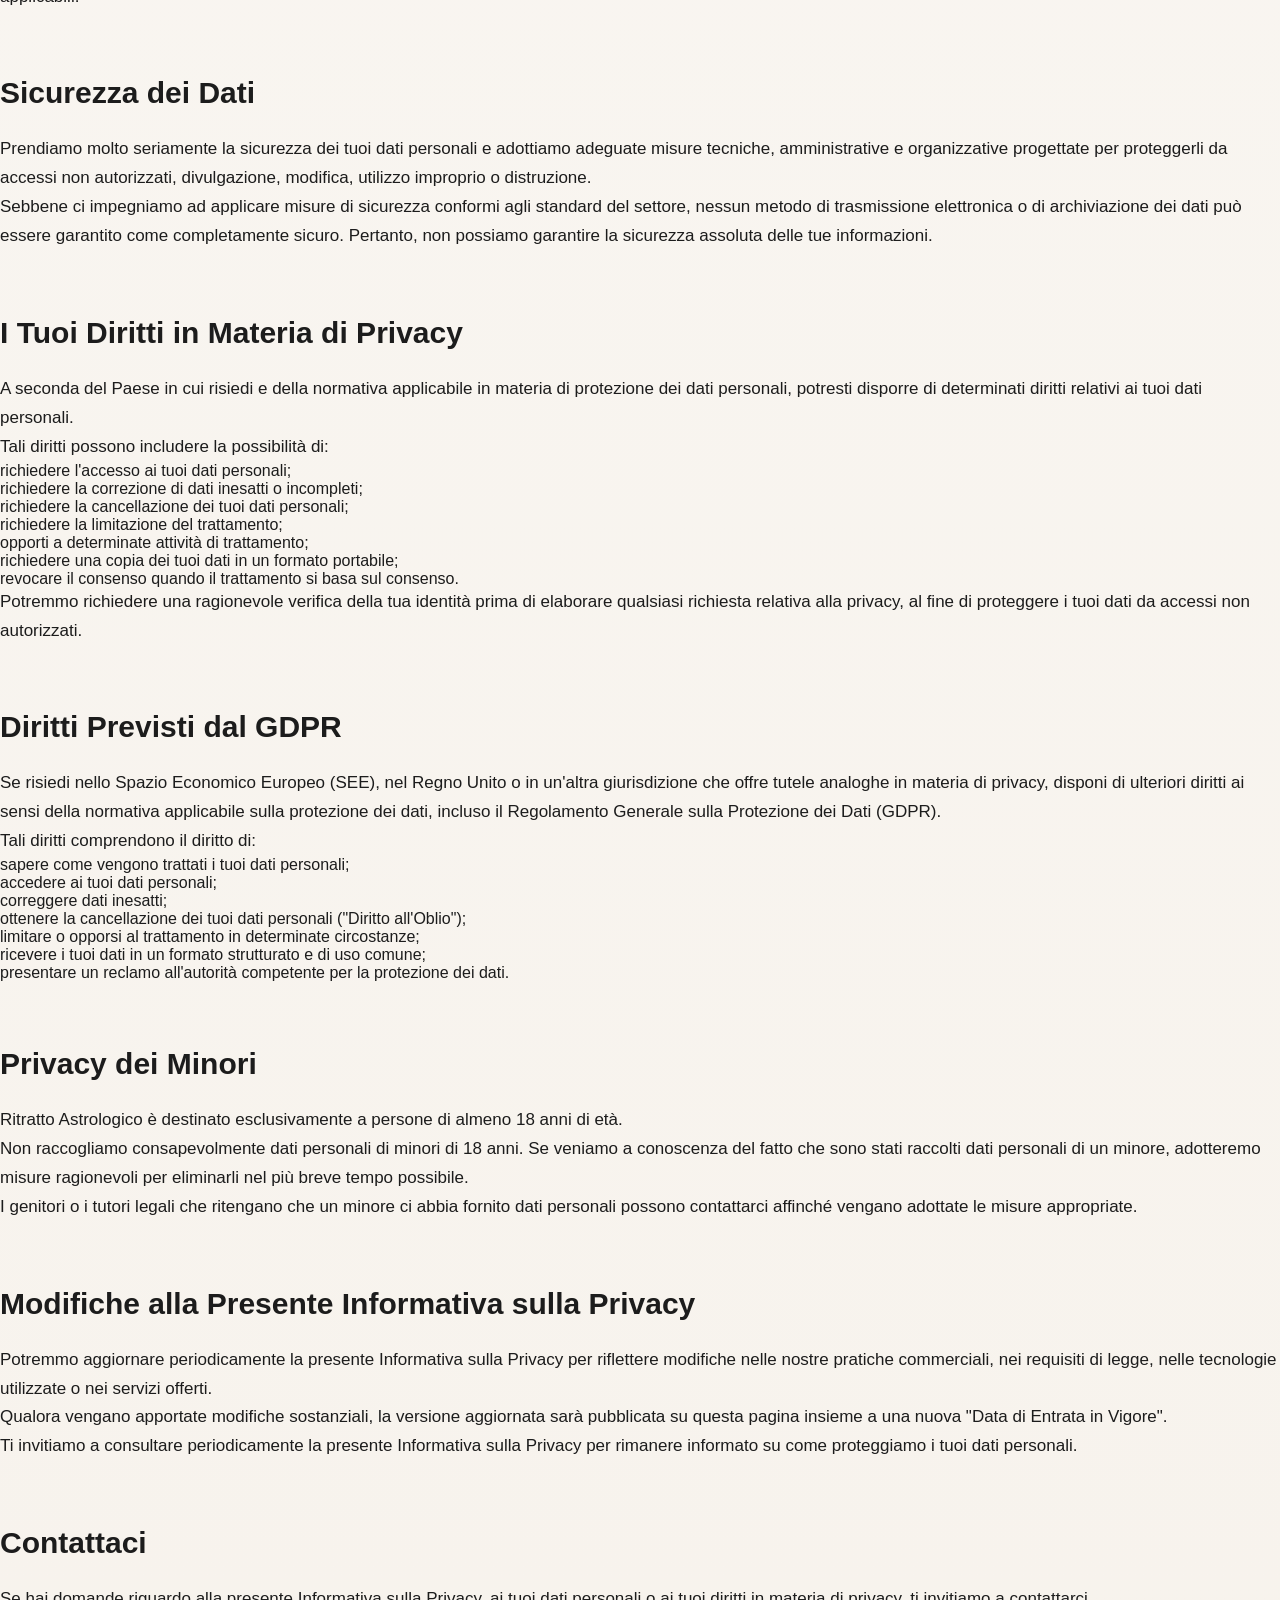
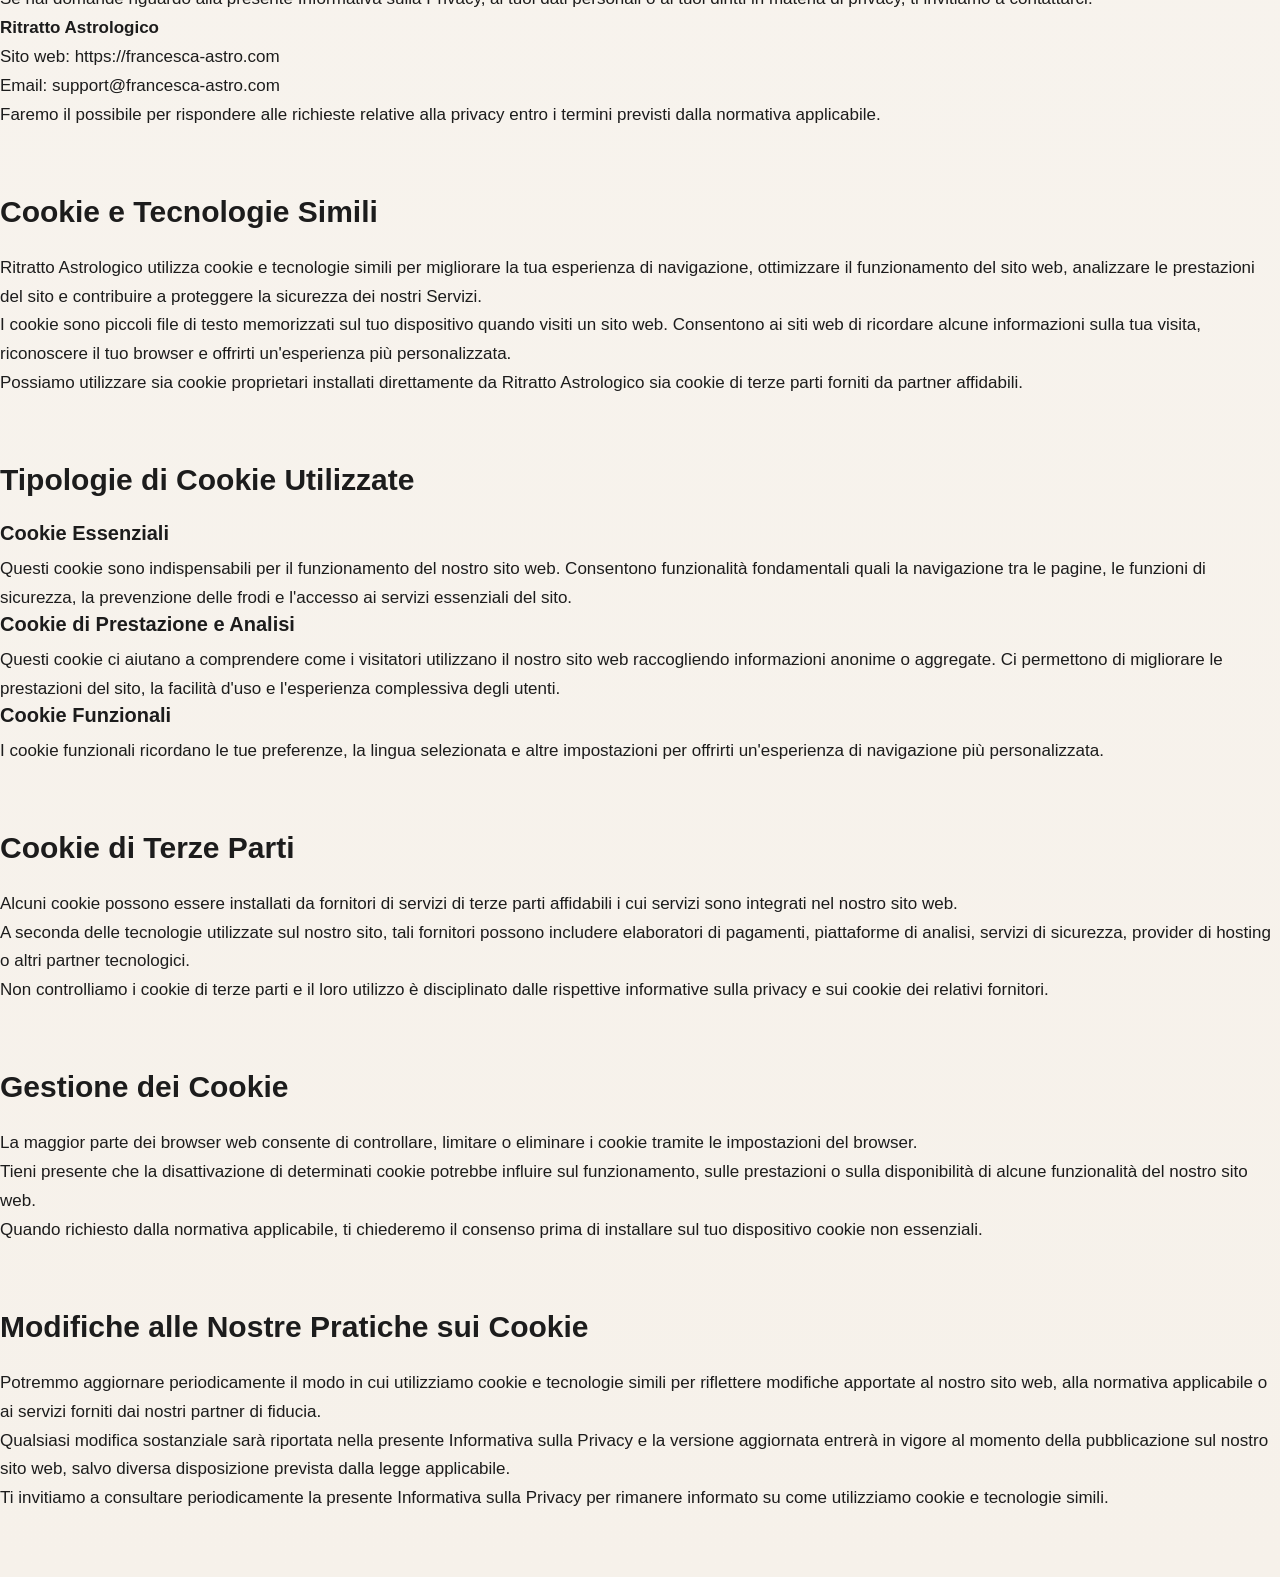
<file: legal/privacy-policy.html>
<!DOCTYPE html>
<html lang="it">

<head>
    <meta charset="UTF-8">
    <meta name="viewport" content="width=device-width, initial-scale=1.0">

    <title>Informativa sulla Privacy | Ritratto Astrologico</title>

    <link rel="stylesheet" href="../style.css">
</head>

<body>

<div class="legal-container">

<section class="legal-section">

    <h1>Informativa sulla Privacy</h1>

    <p><strong>Data di Entrata in Vigore:</strong> Luglio 2026</p>

    <p>
        Benvenuto su <strong>Ritratto Astrologico</strong> ("Ritratto Astrologico", "noi", "nostro" o "ci").
    </p>

    <p>
        Rispettiamo la tua privacy e ci impegniamo a proteggere i tuoi dati personali.
        La presente Informativa sulla Privacy spiega come raccogliamo, utilizziamo, divulghiamo, conserviamo e proteggiamo i tuoi dati personali quando visiti il nostro sito web, acquisti i nostri prodotti o interagisci in altro modo con i nostri servizi.
    </p>

    <p>
        Accedendo o utilizzando il nostro sito web, dichiari di aver letto e compreso la presente Informativa sulla Privacy e di accettare la raccolta e l'utilizzo delle tue informazioni come descritto nel presente documento.
    </p>

    <p>
        Se non sei d'accordo con qualsiasi parte della presente Informativa sulla Privacy, ti invitiamo a interrompere l'utilizzo del nostro sito web e dei nostri servizi.
    </p>

</section>

<section class="legal-section">

    <h2>Chi Siamo</h2>

    <p>
        Ritratto Astrologico è un servizio online che realizza report astrologici digitali personalizzati basati sulle informazioni di nascita fornite volontariamente dai nostri clienti.
    </p>

    <p>
        I nostri report sono creati esclusivamente per uso personale e hanno lo scopo di offrire approfondimenti astrologici per la conoscenza di sé, la crescita personale e l'intrattenimento.
    </p>

    <p>
        Operiamo attraverso il nostro sito web ufficiale e possiamo comunicare con i clienti tramite email o altri canali ufficiali associati a Ritratto Astrologico.
    </p>

    <p>
        Per qualsiasi domanda relativa alla presente Informativa sulla Privacy o al trattamento dei tuoi dati personali, puoi contattarci utilizzando le informazioni di contatto disponibili sul nostro sito web.
    </p>

</section>

<section class="legal-section">

    <h2>Ambito di Applicazione della Presente Informativa sulla Privacy</h2>

    <p>
        La presente Informativa sulla Privacy si applica a tutte le informazioni personali raccolte tramite:
    </p>

    <ul>
        <li>il nostro sito web;</li>
        <li>i moduli d'ordine online;</li>
        <li>le pagine di pagamento;</li>
        <li>le comunicazioni con il servizio clienti;</li>
        <li>la corrispondenza via email;</li>
        <li>la consegna dei report astrologici personalizzati.</li>
    </ul>

    <p>
        La presente Informativa sulla Privacy non si applica a siti web, applicazioni o servizi di terze parti ai quali il nostro sito potrebbe rimandare. Tali servizi operano secondo le proprie informative sulla privacy e ti invitiamo a consultarle prima di fornire qualsiasi informazione personale.
    </p>

</section>

<section class="legal-section">

    <h2>Informazioni Fornite da Te</h2>

    <p>
        Per creare il tuo report astrologico personalizzato, potremmo chiederti di fornire alcune informazioni personali, tra cui:
    </p>

    <ul>
        <li>Nome e cognome;</li>
        <li>Indirizzo email;</li>
        <li>Data di nascita;</li>
        <li>Ora di nascita (se conosciuta);</li>
        <li>Luogo di nascita;</li>
        <li>Qualsiasi altra informazione che scegli volontariamente di inviarci tramite i nostri moduli di contatto o il servizio clienti.</li>
    </ul>

    <p>
        Queste informazioni vengono utilizzate esclusivamente per preparare il tuo report astrologico personalizzato, elaborare il tuo ordine, comunicare con te e fornirti assistenza clienti.
    </p>

</section>
<section class="legal-section">

    <h2>Informazioni Raccolte Automaticamente</h2>

    <p>
        Quando visiti il nostro sito web, alcune informazioni possono essere raccolte automaticamente tramite il tuo browser, il tuo dispositivo o le tecnologie utilizzate per il funzionamento del nostro sito.
    </p>

    <p>
        Queste informazioni ci aiutano a comprendere come i visitatori utilizzano il nostro sito web, a migliorare i nostri servizi, a mantenere la sicurezza del sito e a offrire un'esperienza utente sempre migliore.
    </p>

    <p>
        Le informazioni raccolte automaticamente possono includere:
    </p>

    <ul>
        <li>Indirizzo IP;</li>
        <li>Tipo e versione del browser;</li>
        <li>Sistema operativo;</li>
        <li>Tipo di dispositivo;</li>
        <li>Preferenze della lingua;</li>
        <li>Pagine visitate;</li>
        <li>Data e ora della visita;</li>
        <li>Sito web di provenienza;</li>
        <li>Tempo trascorso sulle pagine;</li>
        <li>Interazione generale con il nostro sito web.</li>
    </ul>

    <p>
        Queste informazioni, in genere, non consentono di identificarti direttamente, ma possono essere associate al tuo account o al tuo acquisto qualora fosse necessario per prevenire frodi, fornire assistenza clienti o rispettare obblighi di legge.
    </p>

</section>

<section class="legal-section">

    <h2>Cookie e Tecnologie Simili</h2>

    <p>
        Il nostro sito web utilizza cookie e tecnologie simili per garantire il corretto funzionamento del sito, migliorarne le prestazioni, ricordare le tue preferenze e comprendere meglio come i visitatori utilizzano i nostri servizi.
    </p>

    <p>
        I cookie sono piccoli file di testo memorizzati sul tuo dispositivo quando visiti un sito web.
        Consentono ai siti di riconoscere il tuo browser e offrirti un'esperienza più personalizzata.
    </p>

    <p>
        Possiamo utilizzare le seguenti categorie di cookie:
    </p>

    <ul>
        <li><strong>Cookie Essenziali</strong> – necessari per il funzionamento del nostro sito web e del processo di pagamento.</li>

        <li><strong>Cookie di Prestazione</strong> – ci aiutano a comprendere come i visitatori utilizzano il nostro sito per migliorarne il funzionamento.</li>

        <li><strong>Cookie Analitici</strong> – raccolgono informazioni anonime sull'utilizzo del sito, sulle fonti di traffico e sul comportamento dei visitatori.</li>

        <li><strong>Cookie di Preferenza</strong> – ricordano le tue impostazioni e preferenze per le visite future.</li>
    </ul>

    <p>
        Puoi configurare il tuo browser per rifiutare o eliminare i cookie in qualsiasi momento.
        Tieni presente che la disattivazione di alcuni cookie potrebbe compromettere il corretto funzionamento del nostro sito web.
    </p>

</section>

<section class="legal-section">

    <h2>Come Utilizziamo le Tue Informazioni</h2>

    <p>
        Utilizziamo i tuoi dati personali esclusivamente per finalità aziendali legittime e solo nella misura necessaria per fornire i nostri servizi.
    </p>

    <p>
        In particolare, possiamo utilizzare le tue informazioni per:
    </p>

    <ul>
        <li>Creare il tuo report astrologico personalizzato;</li>

        <li>Elaborare e confermare il tuo acquisto;</li>

        <li>Consegnare i tuoi prodotti digitali;</li>

        <li>Rispondere alle richieste di assistenza clienti;</li>

        <li>Verificare le transazioni e prevenire le frodi;</li>

        <li>Migliorare la qualità del nostro sito web e dei nostri servizi;</li>

        <li>Analizzare le prestazioni del sito web e il comportamento dei visitatori;</li>

        <li>Adempiere agli obblighi di legge;</li>

        <li>Tutelare i nostri diritti legali e far rispettare i nostri Termini e Condizioni.</li>
    </ul>

    <p>
        Non vendiamo i tuoi dati personali a terze parti.
    </p>

</section>

<section class="legal-section">

    <h2>Base Giuridica del Trattamento (GDPR)</h2>

    <p>
        Se ti trovi nello Spazio Economico Europeo (SEE), nel Regno Unito o in un'altra giurisdizione con leggi sulla privacy simili, trattiamo i tuoi dati personali solo quando esiste una base giuridica valida.
    </p>

    <p>
        A seconda delle circostanze, la base giuridica del trattamento può includere:
    </p>

    <ul>
        <li>Il tuo consenso;</li>

        <li>L'esecuzione di un contratto tra te e Ritratto Astrologico;</li>

        <li>L'adempimento di obblighi di legge;</li>

        <li>I nostri legittimi interessi commerciali, purché tali interessi non prevalgano sui tuoi diritti e sulle tue libertà fondamentali.</li>
    </ul>

    <p>
        Quando il trattamento si basa sul tuo consenso, puoi revocarlo in qualsiasi momento.
        La revoca del consenso non pregiudica la liceità del trattamento effettuato prima della revoca stessa.
    </p>

</section>

<section class="legal-section">

    <h2>Informazioni sui Pagamenti</h2>

    <p>
        I pagamenti effettuati tramite il nostro sito web vengono elaborati in modo sicuro da fornitori di servizi di pagamento affidabili, tra cui Stripe e altri eventuali sistemi di pagamento disponibili durante il checkout.
    </p>

    <p>
        Ritratto Astrologico non raccoglie, conserva né ha accesso al numero completo della tua carta di pagamento, al codice CVV, alle credenziali bancarie o ad altre informazioni finanziarie sensibili.
    </p>

    <p>
        I fornitori di servizi di pagamento elaborano i tuoi dati di pagamento in modo indipendente, nel rispetto delle proprie informative sulla privacy e delle normative finanziarie applicabili.
    </p>

    <p>
        Potremmo ricevere solo informazioni limitate sulle transazioni, necessarie per:
    </p>

    <ul>
        <li>confermare il buon esito del pagamento;</li>
        <li>elaborare il tuo ordine;</li>
        <li>prevenire transazioni fraudolente;</li>
        <li>emettere rimborsi quando applicabili;</li>
        <li>mantenere la documentazione contabile richiesta dalla legge.</li>
    </ul>

</section>

<section class="legal-section">

    <h2>Servizi di Terze Parti</h2>

    <p>
        Per gestire la nostra attività in modo efficiente, possiamo avvalerci di fornitori di servizi di terze parti accuratamente selezionati.
        Tali fornitori ricevono esclusivamente le informazioni necessarie per svolgere servizi per nostro conto e sono contrattualmente obbligati a proteggere i tuoi dati personali.
    </p>

    <p>
        A seconda dei servizi forniti, i nostri partner possono includere:
    </p>

    <ul>
        <li>fornitori di servizi di pagamento;</li>
        <li>provider di hosting del sito web;</li>
        <li>fornitori di infrastrutture cloud;</li>
        <li>servizi di invio email;</li>
        <li>piattaforme di analisi;</li>
        <li>piattaforme di assistenza clienti;</li>
        <li>servizi di prevenzione delle frodi.</li>
    </ul>

    <p>
        Tali fornitori sono autorizzati a trattare i tuoi dati personali esclusivamente per fornire servizi a Ritratto Astrologico e non possono utilizzare le tue informazioni per finalità di marketing proprie.
    </p>

</section>

<section class="legal-section">

    <h2>Comunicazioni via Email</h2>

    <p>
        Potremmo inviarti email relative al tuo acquisto, comprese conferme d'ordine, ricevute di pagamento, notifiche di consegna del report, risposte del servizio clienti e importanti comunicazioni riguardanti i nostri servizi.
    </p>

    <p>
        Se scegli volontariamente di ricevere comunicazioni promozionali, potremmo inviarti occasionalmente newsletter, aggiornamenti sui prodotti, offerte speciali o contenuti informativi relativi ai nostri servizi.
    </p>

    <p>
        Puoi annullare l'iscrizione alle email promozionali in qualsiasi momento seguendo il link di disiscrizione presente nelle email oppure contattandoci direttamente.
    </p>

    <p>
        Tieni presente che le email transazionali relative ai tuoi acquisti potrebbero continuare a essere inviate anche se scegli di non ricevere più comunicazioni di marketing.
    </p>

</section>

<section class="legal-section">

    <h2>Come Condividiamo le Tue Informazioni</h2>

    <p>
        Ritratto Astrologico non vende, affitta né cede i tuoi dati personali a terze parti.
    </p>

    <p>
        Potremmo divulgare una quantità limitata di dati personali esclusivamente nelle seguenti circostanze:
    </p>

    <ul>

        <li>a fornitori di servizi affidabili che ci assistono nella gestione della nostra attività;</li>

        <li>ai fornitori di servizi di pagamento per completare le transazioni finanziarie;</li>

        <li>per adempiere a obblighi di legge, ordini giudiziari o richieste delle autorità competenti;</li>

        <li>per indagare su frodi, abusi o violazioni dei nostri Termini e Condizioni;</li>

        <li>per proteggere la sicurezza, i diritti o i beni di Ritratto Astrologico, dei nostri clienti o di terzi.</li>

    </ul>

    <p>
        Non venderemo mai le informazioni relative alla tua nascita né le utilizzeremo per finalità pubblicitarie o di rivendita commerciale.
    </p>

</section>

<section class="legal-section">

    <h2>Trasferimenti Internazionali dei Dati</h2>

    <p>
        A seconda del luogo in cui ti trovi e dei servizi di terze parti che utilizziamo, i tuoi dati personali potrebbero essere trasferiti ed elaborati in Paesi diversi da quello di residenza.
    </p>

    <p>
        Quando richiesto dalla normativa applicabile, adottiamo misure ragionevoli per garantire adeguate garanzie a tutela dei tuoi dati personali, comprese clausole contrattuali e standard internazionalmente riconosciuti in materia di protezione dei dati.
    </p>

    <p>
        Utilizzando il nostro sito web e i nostri servizi, riconosci che tali trasferimenti internazionali possono avvenire quando necessari per fornirti i nostri servizi.
    </p>

</section>

<section class="legal-section">

    <h2>Conservazione dei Dati</h2>

    <p>
        Conserviamo i tuoi dati personali solo per il tempo ragionevolmente necessario a:
    </p>

    <ul>

        <li>consegnare il tuo report astrologico personalizzato;</li>

        <li>fornire assistenza clienti;</li>

        <li>mantenere la documentazione contabile e fiscale;</li>

        <li>adempiere agli obblighi di legge;</li>

        <li>risolvere eventuali controversie;</li>

        <li>far rispettare i nostri accordi.</li>

    </ul>

    <p>
        Quando i tuoi dati personali non saranno più necessari, li elimineremo, li renderemo anonimi o li distruggeremo in modo sicuro nel rispetto delle disposizioni di legge applicabili.
    </p>

</section>

<section class="legal-section">

    <h2>Sicurezza dei Dati</h2>

    <p>
        Prendiamo molto seriamente la sicurezza dei tuoi dati personali e adottiamo adeguate misure tecniche, amministrative e organizzative progettate per proteggerli da accessi non autorizzati, divulgazione, modifica, utilizzo improprio o distruzione.
    </p>

    <p>
        Sebbene ci impegniamo ad applicare misure di sicurezza conformi agli standard del settore, nessun metodo di trasmissione elettronica o di archiviazione dei dati può essere garantito come completamente sicuro. Pertanto, non possiamo garantire la sicurezza assoluta delle tue informazioni.
    </p>

</section>

<section class="legal-section">

    <h2>I Tuoi Diritti in Materia di Privacy</h2>

    <p>
        A seconda del Paese in cui risiedi e della normativa applicabile in materia di protezione dei dati personali, potresti disporre di determinati diritti relativi ai tuoi dati personali.
    </p>

    <p>
        Tali diritti possono includere la possibilità di:
    </p>

    <ul>
        <li>richiedere l'accesso ai tuoi dati personali;</li>
        <li>richiedere la correzione di dati inesatti o incompleti;</li>
        <li>richiedere la cancellazione dei tuoi dati personali;</li>
        <li>richiedere la limitazione del trattamento;</li>
        <li>opporti a determinate attività di trattamento;</li>
        <li>richiedere una copia dei tuoi dati in un formato portabile;</li>
        <li>revocare il consenso quando il trattamento si basa sul consenso.</li>
    </ul>

    <p>
        Potremmo richiedere una ragionevole verifica della tua identità prima di elaborare qualsiasi richiesta relativa alla privacy, al fine di proteggere i tuoi dati da accessi non autorizzati.
    </p>

</section>

<section class="legal-section">

    <h2>Diritti Previsti dal GDPR</h2>

    <p>
        Se risiedi nello Spazio Economico Europeo (SEE), nel Regno Unito o in un'altra giurisdizione che offre tutele analoghe in materia di privacy, disponi di ulteriori diritti ai sensi della normativa applicabile sulla protezione dei dati, incluso il Regolamento Generale sulla Protezione dei Dati (GDPR).
    </p>

    <p>
        Tali diritti comprendono il diritto di:
    </p>

    <ul>
        <li>sapere come vengono trattati i tuoi dati personali;</li>
        <li>accedere ai tuoi dati personali;</li>
        <li>correggere dati inesatti;</li>
        <li>ottenere la cancellazione dei tuoi dati personali ("Diritto all'Oblio");</li>
        <li>limitare o opporsi al trattamento in determinate circostanze;</li>
        <li>ricevere i tuoi dati in un formato strutturato e di uso comune;</li>
        <li>presentare un reclamo all'autorità competente per la protezione dei dati.</li>
    </ul>

</section>

<section class="legal-section">

    <h2>Privacy dei Minori</h2>

    <p>
        Ritratto Astrologico è destinato esclusivamente a persone di almeno 18 anni di età.
    </p>

    <p>
        Non raccogliamo consapevolmente dati personali di minori di 18 anni.
        Se veniamo a conoscenza del fatto che sono stati raccolti dati personali di un minore, adotteremo misure ragionevoli per eliminarli nel più breve tempo possibile.
    </p>

    <p>
        I genitori o i tutori legali che ritengano che un minore ci abbia fornito dati personali possono contattarci affinché vengano adottate le misure appropriate.
    </p>

</section>

<section class="legal-section">

    <h2>Modifiche alla Presente Informativa sulla Privacy</h2>

    <p>
        Potremmo aggiornare periodicamente la presente Informativa sulla Privacy per riflettere modifiche nelle nostre pratiche commerciali, nei requisiti di legge, nelle tecnologie utilizzate o nei servizi offerti.
    </p>

    <p>
        Qualora vengano apportate modifiche sostanziali, la versione aggiornata sarà pubblicata su questa pagina insieme a una nuova "Data di Entrata in Vigore".
    </p>

    <p>
        Ti invitiamo a consultare periodicamente la presente Informativa sulla Privacy per rimanere informato su come proteggiamo i tuoi dati personali.
    </p>

</section>

<section class="legal-section">

    <h2>Contattaci</h2>

    <p>
        Se hai domande riguardo alla presente Informativa sulla Privacy, ai tuoi dati personali o ai tuoi diritti in materia di privacy, ti invitiamo a contattarci.
    </p>

    <p>
        <strong>Ritratto Astrologico</strong><br>
        Sito web: https://francesca-astro.com<br>
        Email: support@francesca-astro.com
    </p>

    <p>
        Faremo il possibile per rispondere alle richieste relative alla privacy entro i termini previsti dalla normativa applicabile.
    </p>

</section>

<section class="legal-section">

    <h2>Cookie e Tecnologie Simili</h2>

    <p>
        Ritratto Astrologico utilizza cookie e tecnologie simili per migliorare la tua esperienza di navigazione, ottimizzare il funzionamento del sito web, analizzare le prestazioni del sito e contribuire a proteggere la sicurezza dei nostri Servizi.
    </p>

    <p>
        I cookie sono piccoli file di testo memorizzati sul tuo dispositivo quando visiti un sito web.
        Consentono ai siti web di ricordare alcune informazioni sulla tua visita, riconoscere il tuo browser e offrirti un'esperienza più personalizzata.
    </p>

    <p>
        Possiamo utilizzare sia cookie proprietari installati direttamente da Ritratto Astrologico sia cookie di terze parti forniti da partner affidabili.
    </p>

</section>

<section class="legal-section">

    <h2>Tipologie di Cookie Utilizzate</h2>

    <h3>Cookie Essenziali</h3>

    <p>
        Questi cookie sono indispensabili per il funzionamento del nostro sito web.
        Consentono funzionalità fondamentali quali la navigazione tra le pagine, le funzioni di sicurezza, la prevenzione delle frodi e l'accesso ai servizi essenziali del sito.
    </p>

    <h3>Cookie di Prestazione e Analisi</h3>

    <p>
        Questi cookie ci aiutano a comprendere come i visitatori utilizzano il nostro sito web raccogliendo informazioni anonime o aggregate.
        Ci permettono di migliorare le prestazioni del sito, la facilità d'uso e l'esperienza complessiva degli utenti.
    </p>

    <h3>Cookie Funzionali</h3>

    <p>
        I cookie funzionali ricordano le tue preferenze, la lingua selezionata e altre impostazioni per offrirti un'esperienza di navigazione più personalizzata.
    </p>

</section>

<section class="legal-section">

    <h2>Cookie di Terze Parti</h2>

    <p>
        Alcuni cookie possono essere installati da fornitori di servizi di terze parti affidabili i cui servizi sono integrati nel nostro sito web.
    </p>

    <p>
        A seconda delle tecnologie utilizzate sul nostro sito, tali fornitori possono includere elaboratori di pagamenti, piattaforme di analisi, servizi di sicurezza, provider di hosting o altri partner tecnologici.
    </p>

    <p>
        Non controlliamo i cookie di terze parti e il loro utilizzo è disciplinato dalle rispettive informative sulla privacy e sui cookie dei relativi fornitori.
    </p>

</section>

<section class="legal-section">

    <h2>Gestione dei Cookie</h2>

    <p>
        La maggior parte dei browser web consente di controllare, limitare o eliminare i cookie tramite le impostazioni del browser.
    </p>

    <p>
        Tieni presente che la disattivazione di determinati cookie potrebbe influire sul funzionamento, sulle prestazioni o sulla disponibilità di alcune funzionalità del nostro sito web.
    </p>

    <p>
        Quando richiesto dalla normativa applicabile, ti chiederemo il consenso prima di installare sul tuo dispositivo cookie non essenziali.
    </p>

</section>

<section class="legal-section">

    <h2>Modifiche alle Nostre Pratiche sui Cookie</h2>

    <p>
        Potremmo aggiornare periodicamente il modo in cui utilizziamo cookie e tecnologie simili per riflettere modifiche apportate al nostro sito web, alla normativa applicabile o ai servizi forniti dai nostri partner di fiducia.
    </p>

    <p>
        Qualsiasi modifica sostanziale sarà riportata nella presente Informativa sulla Privacy e la versione aggiornata entrerà in vigore al momento della pubblicazione sul nostro sito web, salvo diversa disposizione prevista dalla legge applicabile.
    </p>

    <p>
        Ti invitiamo a consultare periodicamente la presente Informativa sulla Privacy per rimanere informato su come utilizziamo cookie e tecnologie simili.
    </p>

</section>

</div>

</body>
</html>
</file>
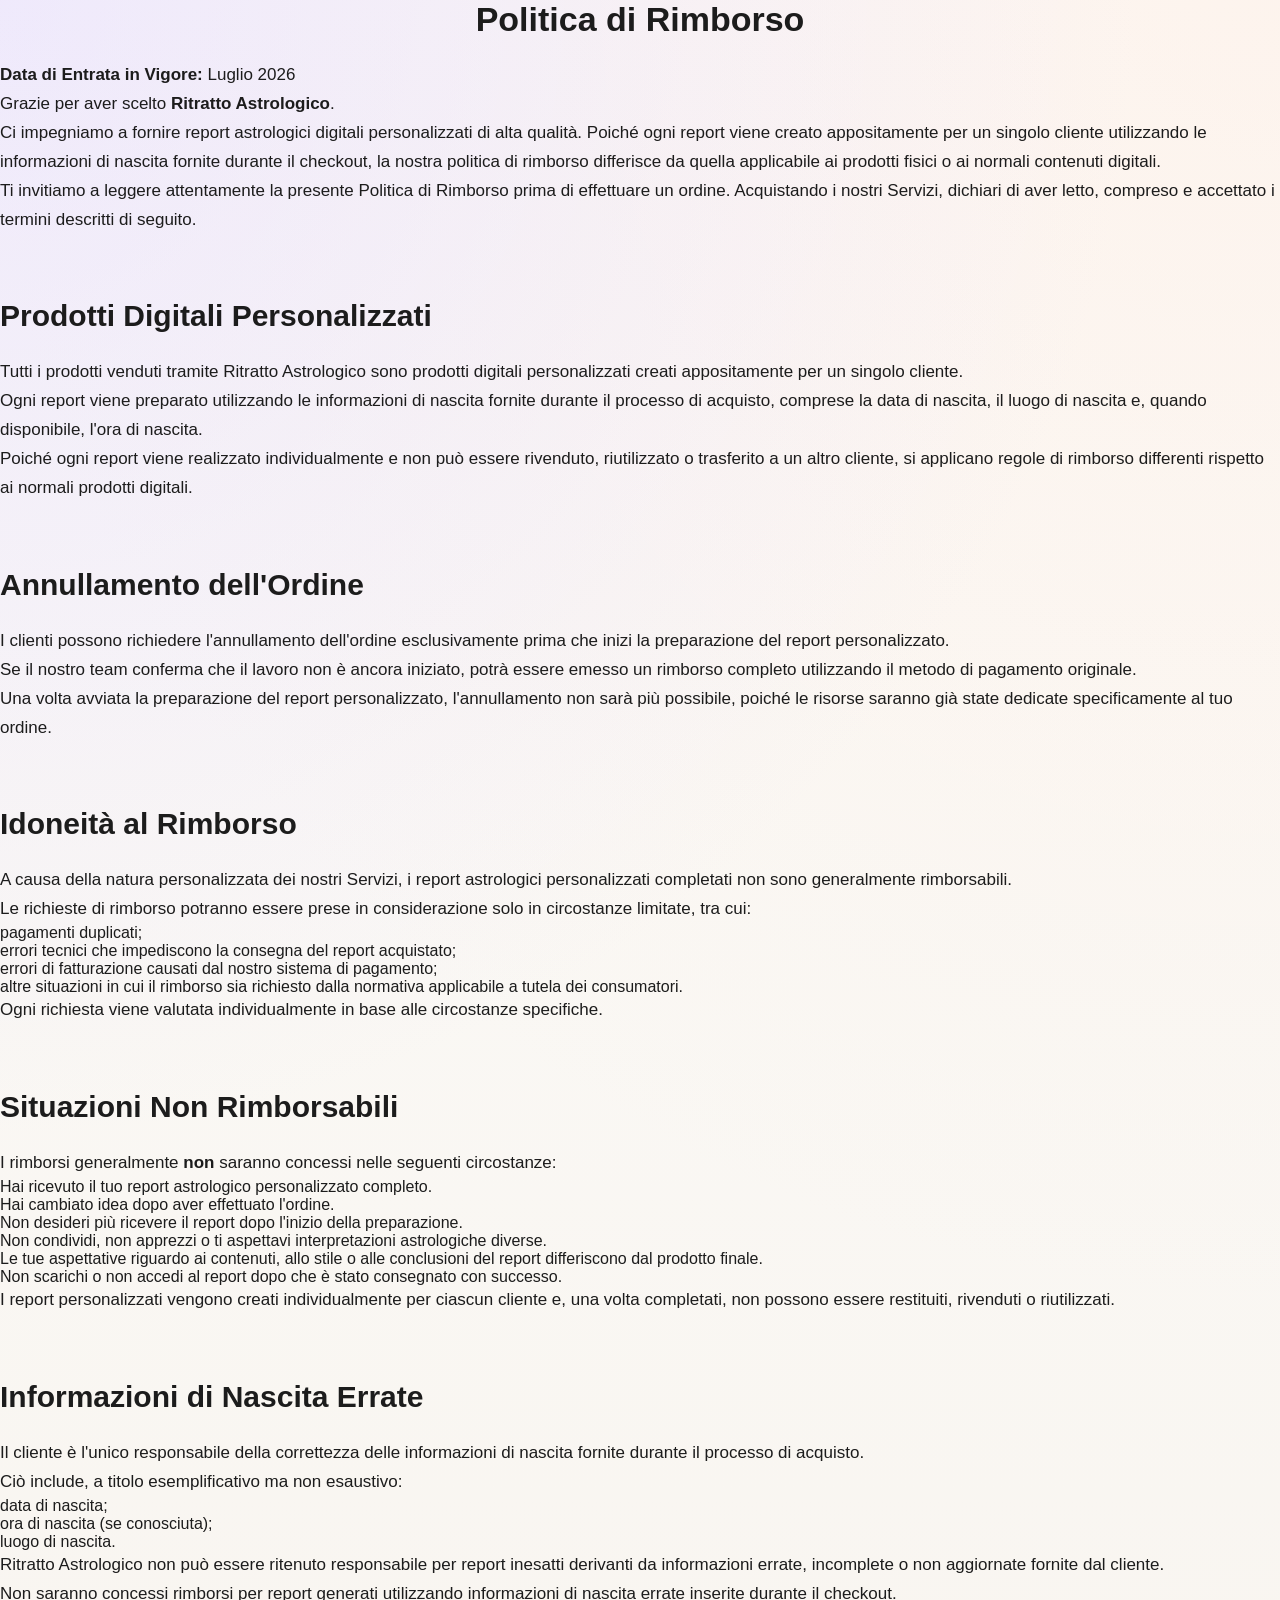
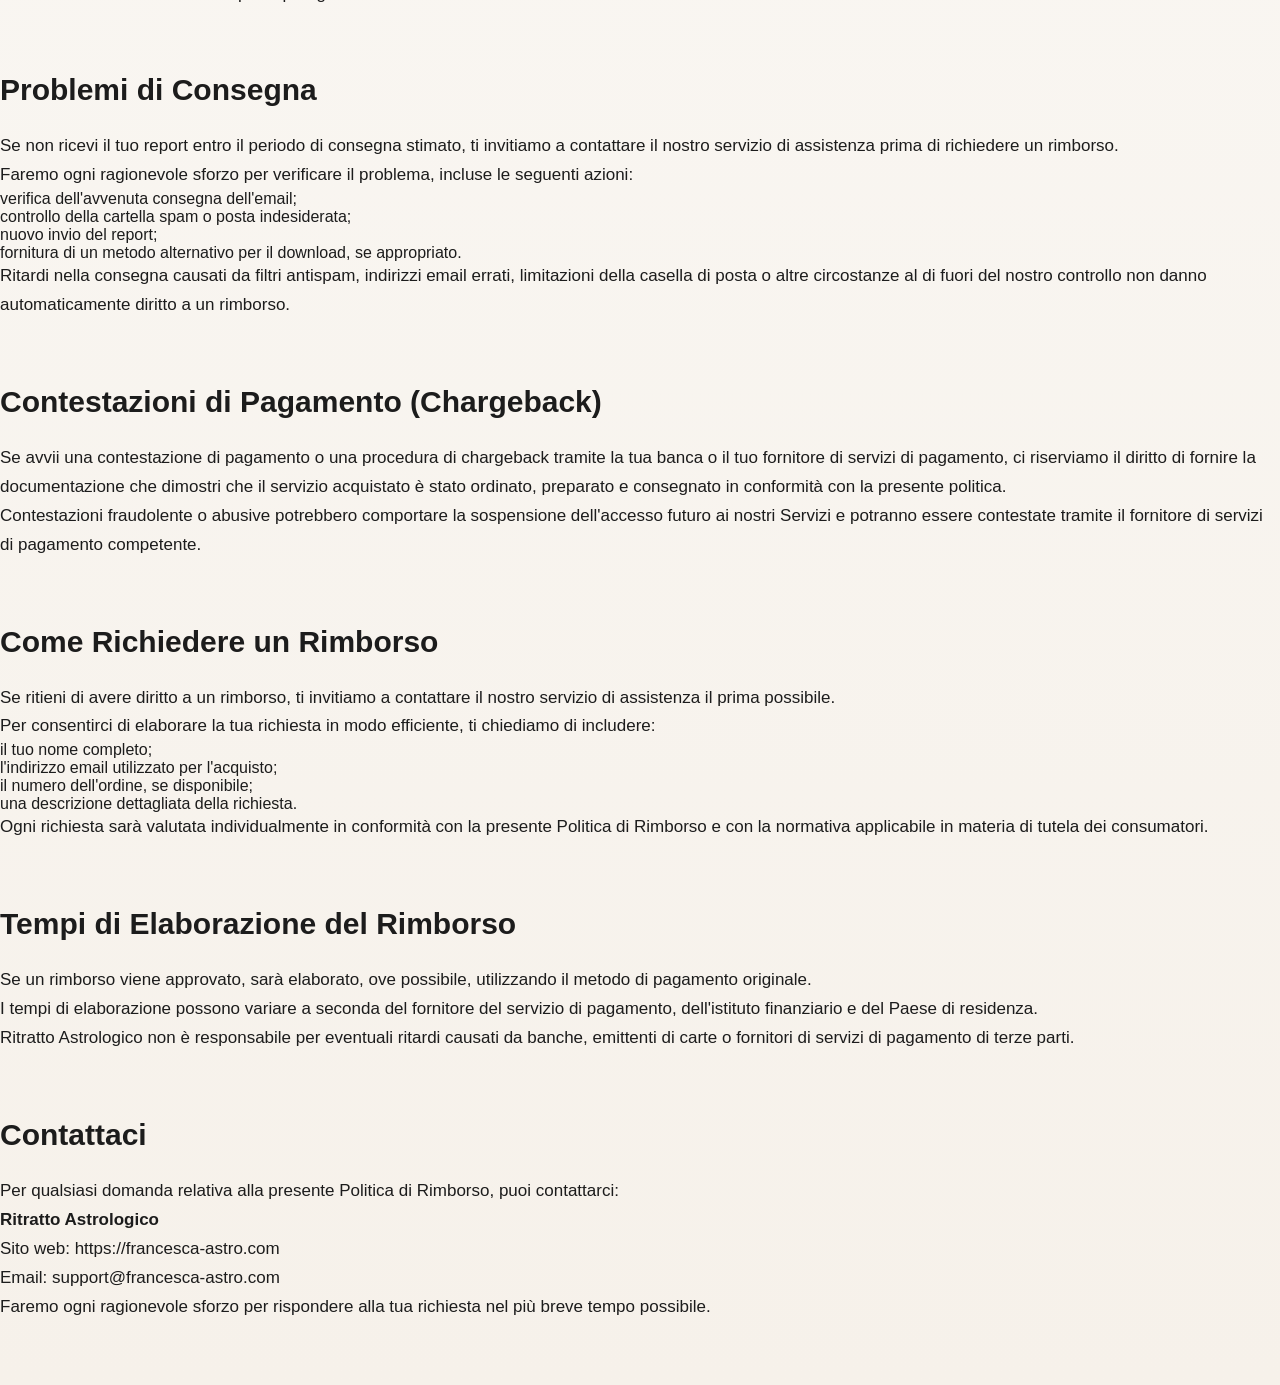
<file: legal/refund-policy.html>
<!DOCTYPE html>
<html lang="it">

<head>
    <meta charset="UTF-8">
    <meta name="viewport" content="width=device-width, initial-scale=1.0">

    <title>Politica di Rimborso | Ritratto Astrologico</title>

    <link rel="stylesheet" href="../style.css">
</head>

<body>

<div class="legal-container">

<section class="legal-section">

    <h1>Politica di Rimborso</h1>

    <p><strong>Data di Entrata in Vigore:</strong> Luglio 2026</p>

    <p>
        Grazie per aver scelto <strong>Ritratto Astrologico</strong>.
    </p>

    <p>
        Ci impegniamo a fornire report astrologici digitali personalizzati di alta qualità.
        Poiché ogni report viene creato appositamente per un singolo cliente utilizzando le informazioni di nascita fornite durante il checkout, la nostra politica di rimborso differisce da quella applicabile ai prodotti fisici o ai normali contenuti digitali.
    </p>

    <p>
        Ti invitiamo a leggere attentamente la presente Politica di Rimborso prima di effettuare un ordine.
        Acquistando i nostri Servizi, dichiari di aver letto, compreso e accettato i termini descritti di seguito.
    </p>

</section>

<section class="legal-section">

    <h2>Prodotti Digitali Personalizzati</h2>

    <p>
        Tutti i prodotti venduti tramite Ritratto Astrologico sono prodotti digitali personalizzati creati appositamente per un singolo cliente.
    </p>

    <p>
        Ogni report viene preparato utilizzando le informazioni di nascita fornite durante il processo di acquisto, comprese la data di nascita, il luogo di nascita e, quando disponibile, l'ora di nascita.
    </p>

    <p>
        Poiché ogni report viene realizzato individualmente e non può essere rivenduto, riutilizzato o trasferito a un altro cliente, si applicano regole di rimborso differenti rispetto ai normali prodotti digitali.
    </p>

</section>

<section class="legal-section">

    <h2>Annullamento dell'Ordine</h2>

    <p>
        I clienti possono richiedere l'annullamento dell'ordine esclusivamente prima che inizi la preparazione del report personalizzato.
    </p>

    <p>
        Se il nostro team conferma che il lavoro non è ancora iniziato, potrà essere emesso un rimborso completo utilizzando il metodo di pagamento originale.
    </p>

    <p>
        Una volta avviata la preparazione del report personalizzato, l'annullamento non sarà più possibile, poiché le risorse saranno già state dedicate specificamente al tuo ordine.
    </p>

</section>

<section class="legal-section">

    <h2>Idoneità al Rimborso</h2>

    <p>
        A causa della natura personalizzata dei nostri Servizi, i report astrologici personalizzati completati non sono generalmente rimborsabili.
    </p>

    <p>
        Le richieste di rimborso potranno essere prese in considerazione solo in circostanze limitate, tra cui:
    </p>

    <ul>
        <li>pagamenti duplicati;</li>

        <li>errori tecnici che impediscono la consegna del report acquistato;</li>

        <li>errori di fatturazione causati dal nostro sistema di pagamento;</li>

        <li>altre situazioni in cui il rimborso sia richiesto dalla normativa applicabile a tutela dei consumatori.</li>
    </ul>

    <p>
        Ogni richiesta viene valutata individualmente in base alle circostanze specifiche.
    </p>

</section>

<section class="legal-section">

    <h2>Situazioni Non Rimborsabili</h2>

    <p>
        I rimborsi generalmente <strong>non</strong> saranno concessi nelle seguenti circostanze:
    </p>

    <ul>

        <li>Hai ricevuto il tuo report astrologico personalizzato completo.</li>

        <li>Hai cambiato idea dopo aver effettuato l'ordine.</li>

        <li>Non desideri più ricevere il report dopo l'inizio della preparazione.</li>

        <li>Non condividi, non apprezzi o ti aspettavi interpretazioni astrologiche diverse.</li>

        <li>Le tue aspettative riguardo ai contenuti, allo stile o alle conclusioni del report differiscono dal prodotto finale.</li>

        <li>Non scarichi o non accedi al report dopo che è stato consegnato con successo.</li>

    </ul>

    <p>
        I report personalizzati vengono creati individualmente per ciascun cliente e, una volta completati, non possono essere restituiti, rivenduti o riutilizzati.
    </p>

</section>

<section class="legal-section">

    <h2>Informazioni di Nascita Errate</h2>

    <p>
        Il cliente è l'unico responsabile della correttezza delle informazioni di nascita fornite durante il processo di acquisto.
    </p>

    <p>
        Ciò include, a titolo esemplificativo ma non esaustivo:
    </p>

    <ul>

        <li>data di nascita;</li>

        <li>ora di nascita (se conosciuta);</li>

        <li>luogo di nascita.</li>

    </ul>

    <p>
        Ritratto Astrologico non può essere ritenuto responsabile per report inesatti derivanti da informazioni errate, incomplete o non aggiornate fornite dal cliente.
    </p>

    <p>
        Non saranno concessi rimborsi per report generati utilizzando informazioni di nascita errate inserite durante il checkout.
    </p>

</section>

<section class="legal-section">

    <h2>Problemi di Consegna</h2>

    <p>
        Se non ricevi il tuo report entro il periodo di consegna stimato, ti invitiamo a contattare il nostro servizio di assistenza prima di richiedere un rimborso.
    </p>

    <p>
        Faremo ogni ragionevole sforzo per verificare il problema, incluse le seguenti azioni:
    </p>

    <ul>

        <li>verifica dell'avvenuta consegna dell'email;</li>

        <li>controllo della cartella spam o posta indesiderata;</li>

        <li>nuovo invio del report;</li>

        <li>fornitura di un metodo alternativo per il download, se appropriato.</li>

    </ul>

    <p>
        Ritardi nella consegna causati da filtri antispam, indirizzi email errati, limitazioni della casella di posta o altre circostanze al di fuori del nostro controllo non danno automaticamente diritto a un rimborso.
    </p>

</section>

<section class="legal-section">

    <h2>Contestazioni di Pagamento (Chargeback)</h2>

    <p>
        Se avvii una contestazione di pagamento o una procedura di chargeback tramite la tua banca o il tuo fornitore di servizi di pagamento, ci riserviamo il diritto di fornire la documentazione che dimostri che il servizio acquistato è stato ordinato, preparato e consegnato in conformità con la presente politica.
    </p>

    <p>
        Contestazioni fraudolente o abusive potrebbero comportare la sospensione dell'accesso futuro ai nostri Servizi e potranno essere contestate tramite il fornitore di servizi di pagamento competente.
    </p>

</section>

<section class="legal-section">

    <h2>Come Richiedere un Rimborso</h2>

    <p>
        Se ritieni di avere diritto a un rimborso, ti invitiamo a contattare il nostro servizio di assistenza il prima possibile.
    </p>

    <p>
        Per consentirci di elaborare la tua richiesta in modo efficiente, ti chiediamo di includere:
    </p>

    <ul>

        <li>il tuo nome completo;</li>

        <li>l'indirizzo email utilizzato per l'acquisto;</li>

        <li>il numero dell'ordine, se disponibile;</li>

        <li>una descrizione dettagliata della richiesta.</li>

    </ul>

    <p>
        Ogni richiesta sarà valutata individualmente in conformità con la presente Politica di Rimborso e con la normativa applicabile in materia di tutela dei consumatori.
    </p>

</section>

<section class="legal-section">

    <h2>Tempi di Elaborazione del Rimborso</h2>

    <p>
        Se un rimborso viene approvato, sarà elaborato, ove possibile, utilizzando il metodo di pagamento originale.
    </p>

    <p>
        I tempi di elaborazione possono variare a seconda del fornitore del servizio di pagamento, dell'istituto finanziario e del Paese di residenza.
    </p>

    <p>
        Ritratto Astrologico non è responsabile per eventuali ritardi causati da banche, emittenti di carte o fornitori di servizi di pagamento di terze parti.
    </p>

</section>

<section class="legal-section">

    <h2>Contattaci</h2>

    <p>
        Per qualsiasi domanda relativa alla presente Politica di Rimborso, puoi contattarci:
    </p>

    <p>
        <strong>Ritratto Astrologico</strong><br>
        Sito web: https://francesca-astro.com<br>
        Email: support@francesca-astro.com
    </p>

    <p>
        Faremo ogni ragionevole sforzo per rispondere alla tua richiesta nel più breve tempo possibile.
    </p>

</section>

</div>

</body>
</html>
</file>
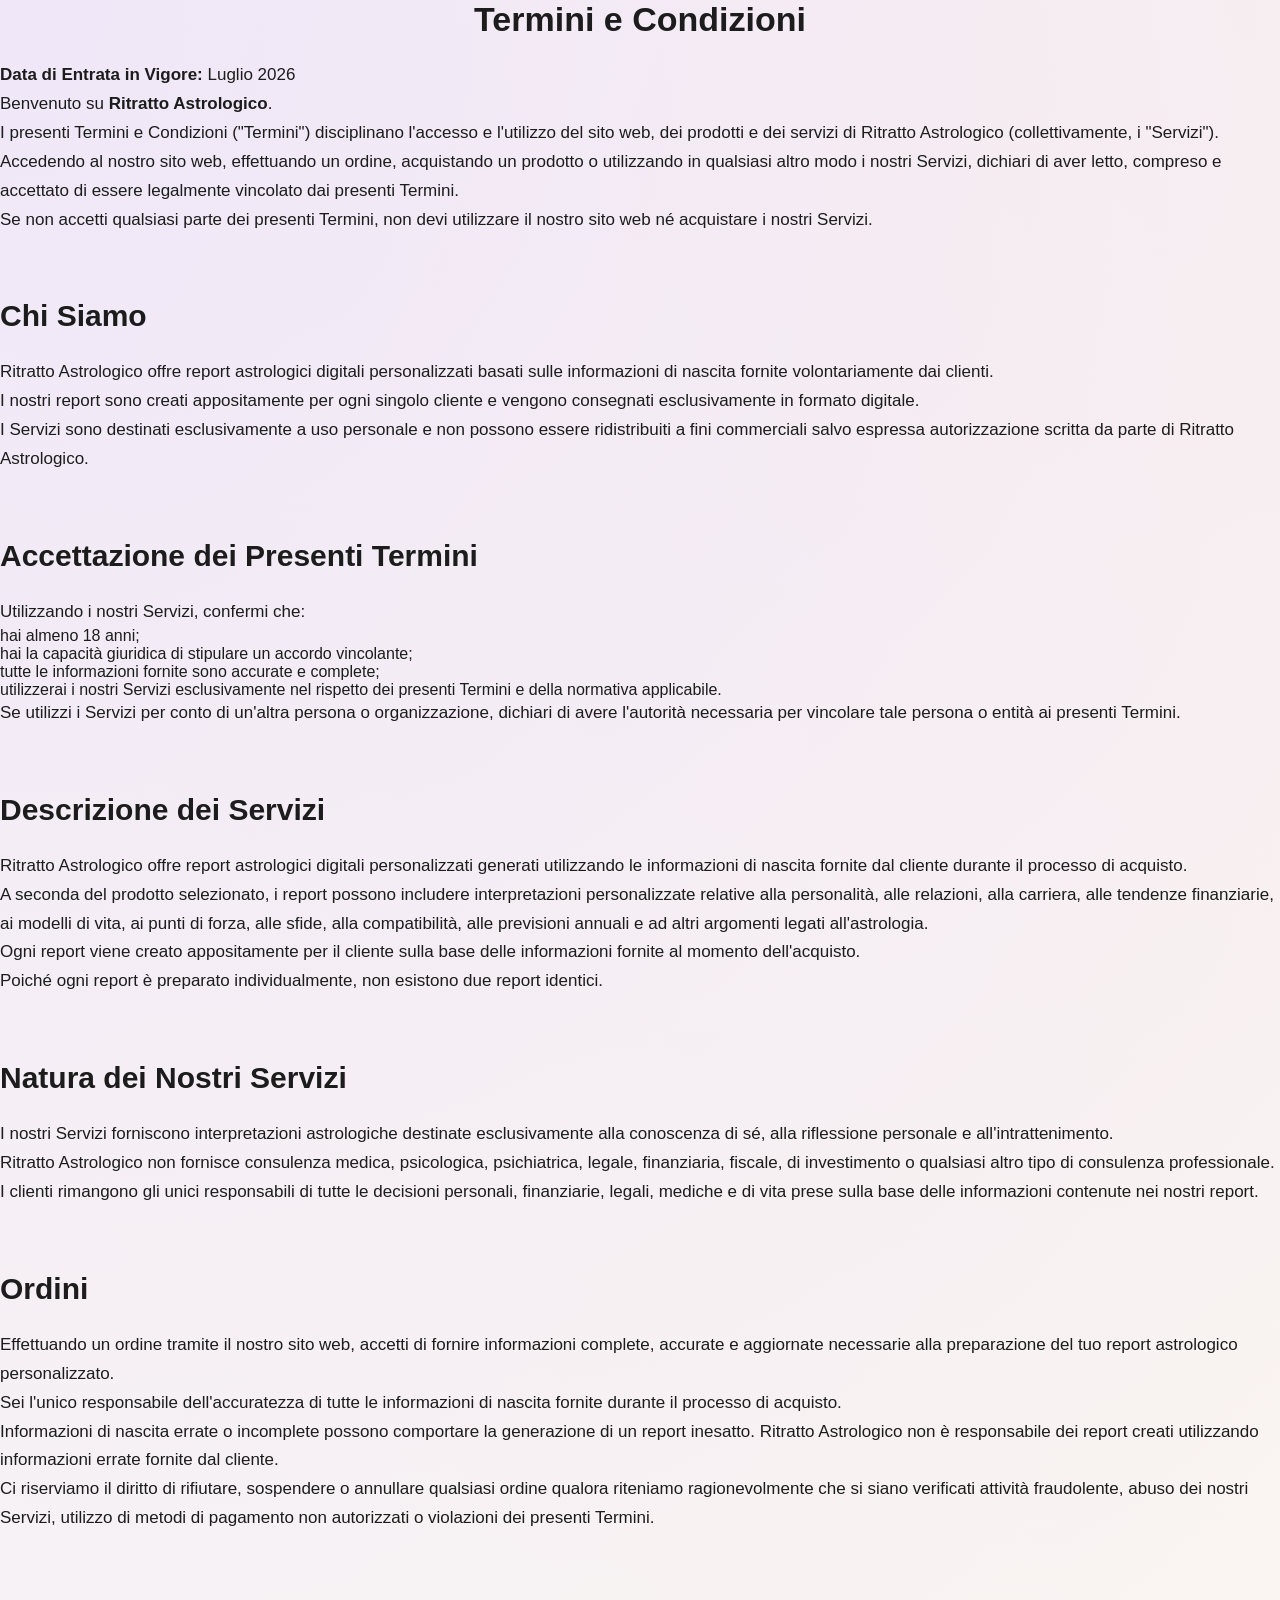
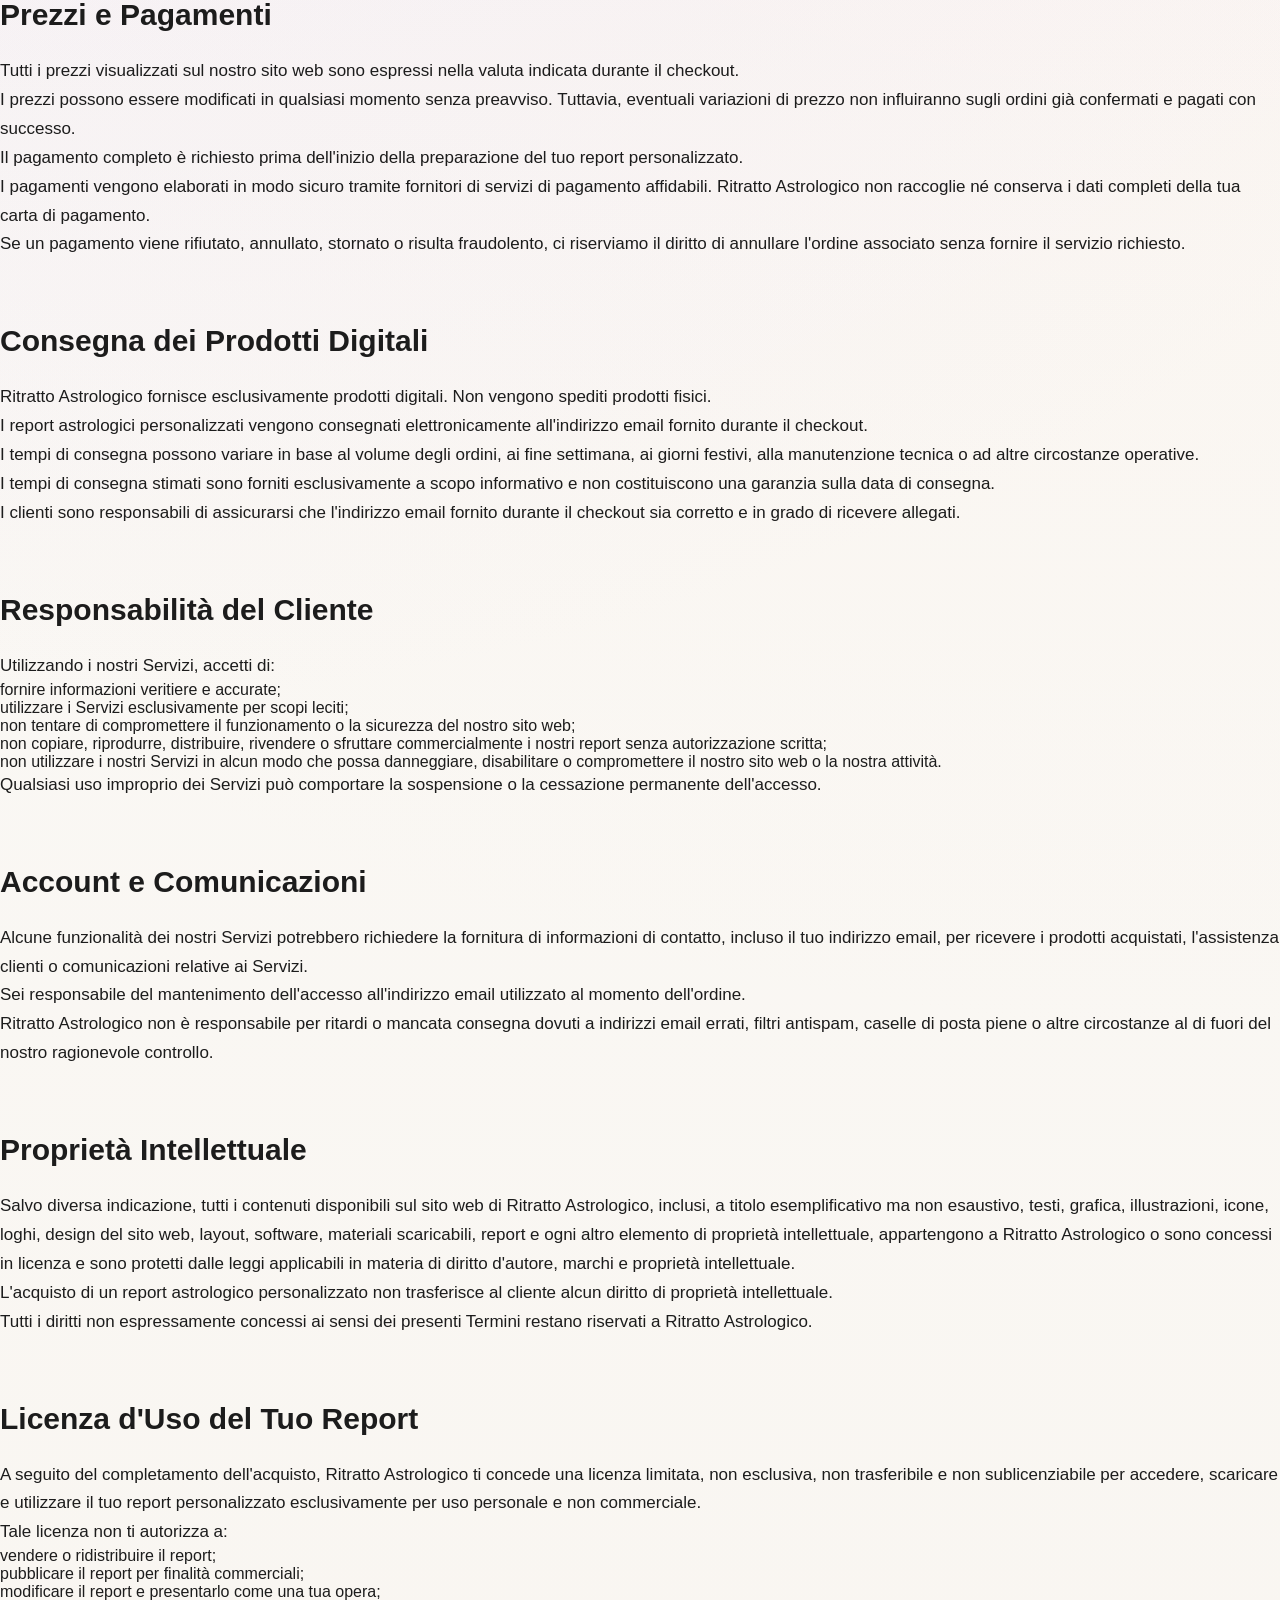
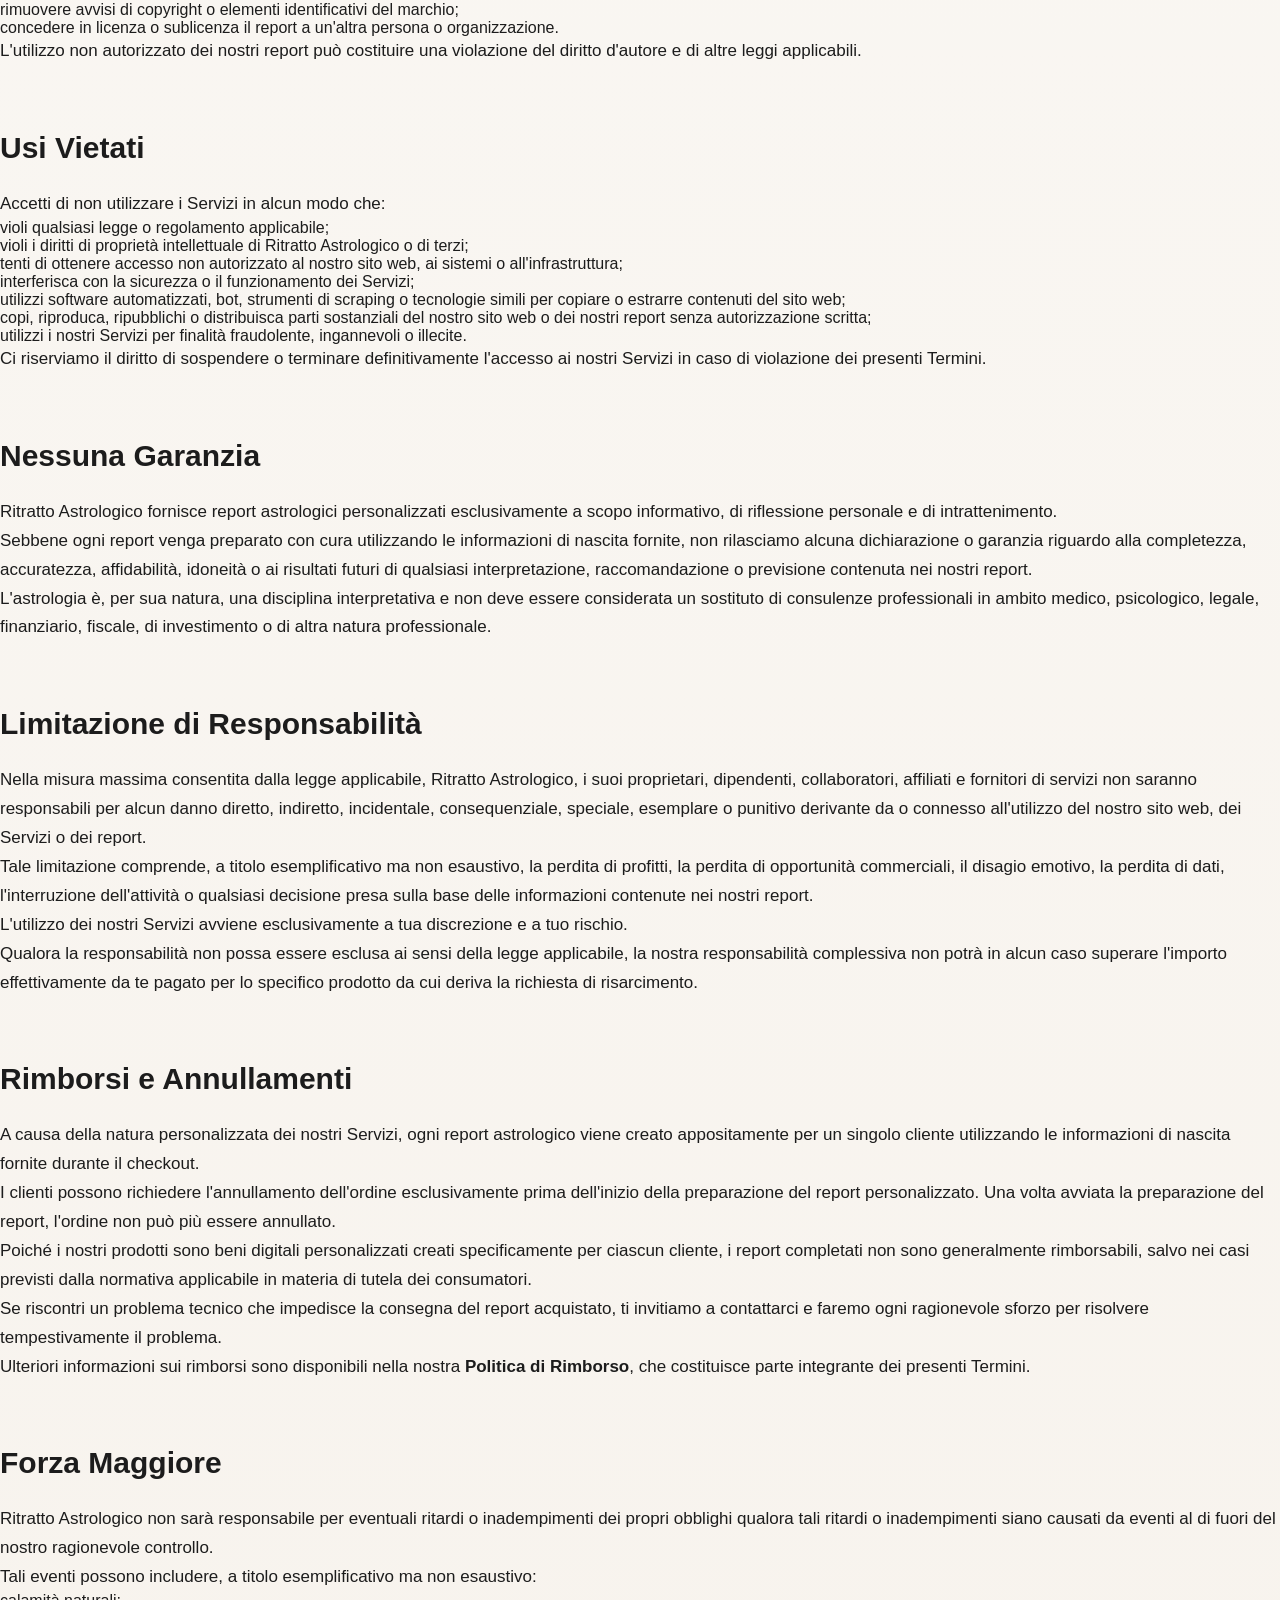
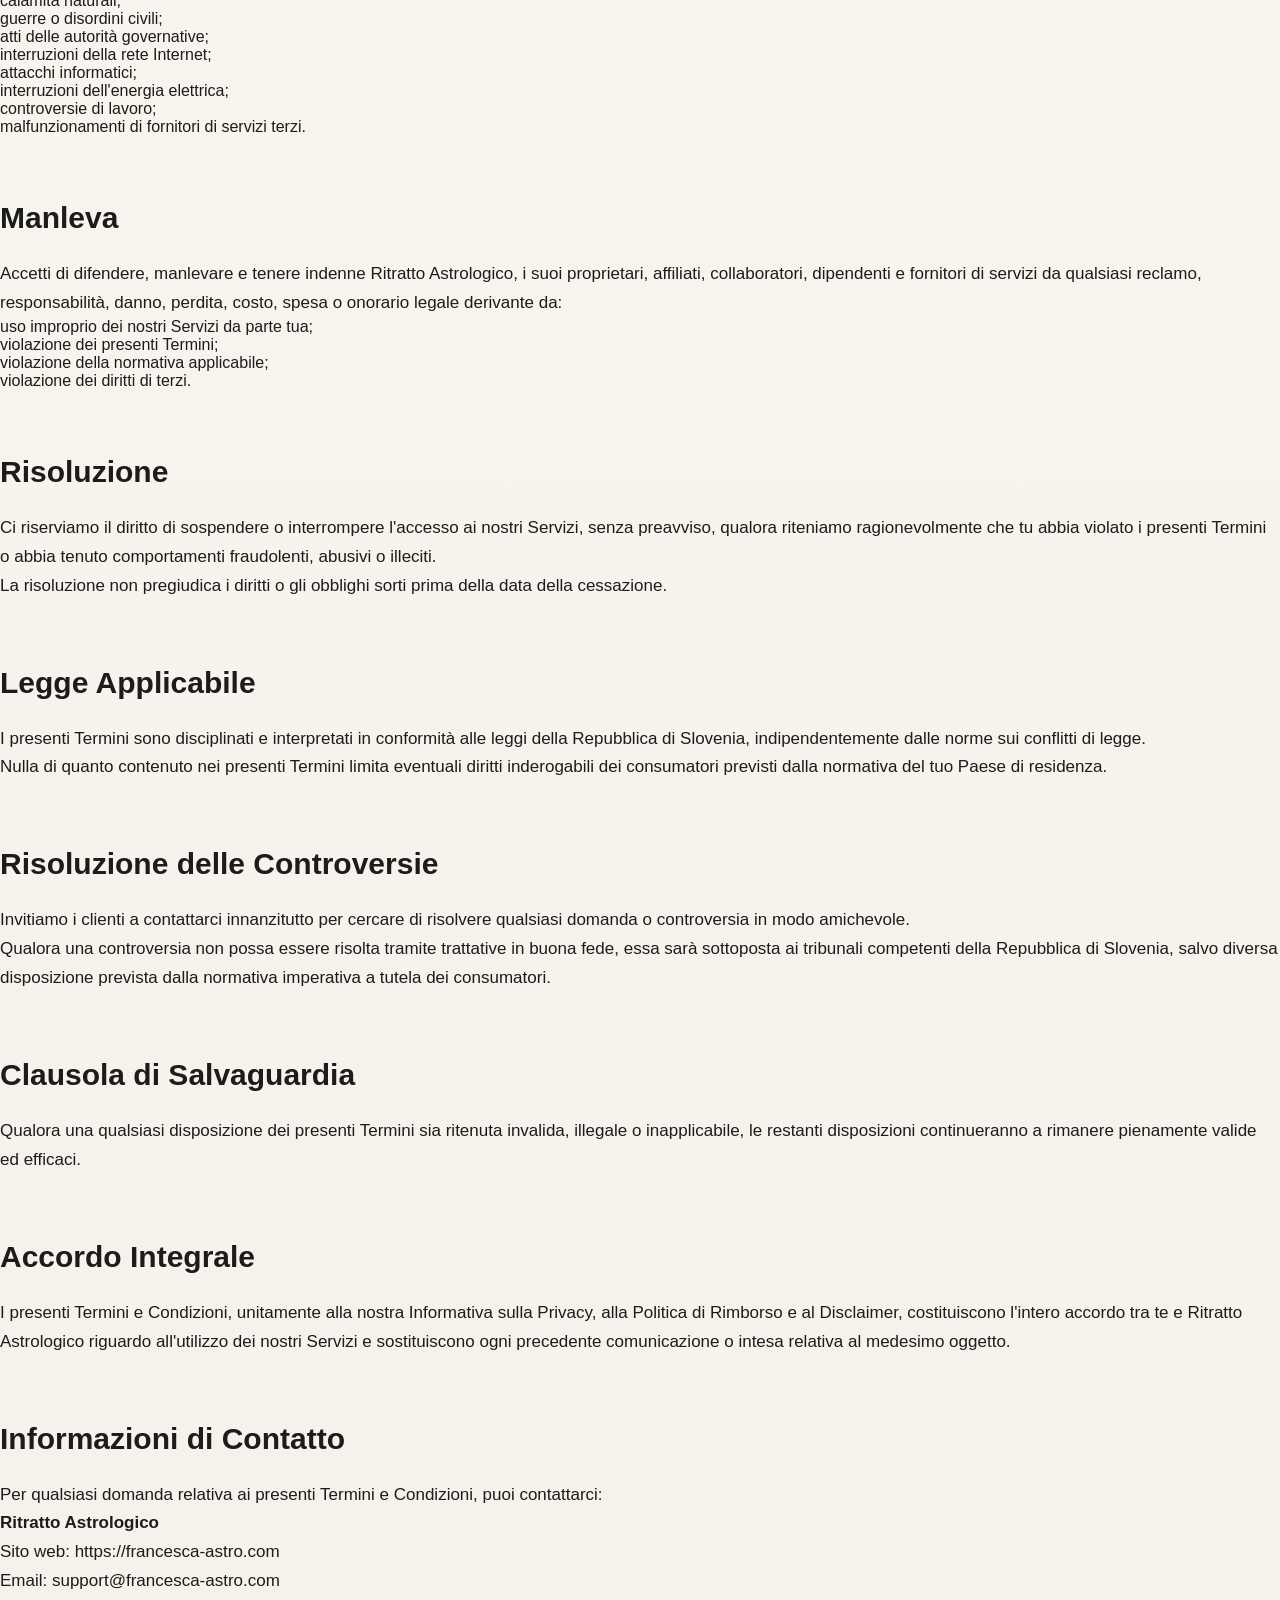
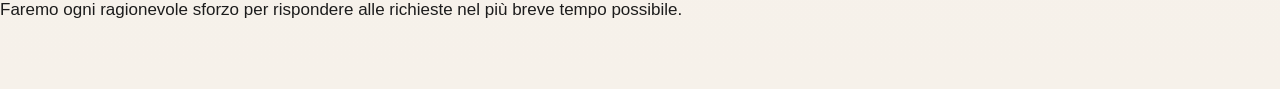
<file: legal/terms-and-conditions.html>
<!DOCTYPE html>
<html lang="it">

<head>
    <meta charset="UTF-8">
    <meta name="viewport" content="width=device-width, initial-scale=1.0">

    <title>Termini e Condizioni | Ritratto Astrologico</title>

    <link rel="stylesheet" href="../style.css">
</head>

<body>

<div class="legal-container">

<section class="legal-section">

    <h1>Termini e Condizioni</h1>

    <p><strong>Data di Entrata in Vigore:</strong> Luglio 2026</p>

    <p>
        Benvenuto su <strong>Ritratto Astrologico</strong>.
    </p>

    <p>
        I presenti Termini e Condizioni ("Termini") disciplinano l'accesso e l'utilizzo del sito web, dei prodotti e dei servizi di Ritratto Astrologico (collettivamente, i "Servizi").
    </p>

    <p>
        Accedendo al nostro sito web, effettuando un ordine, acquistando un prodotto o utilizzando in qualsiasi altro modo i nostri Servizi, dichiari di aver letto, compreso e accettato di essere legalmente vincolato dai presenti Termini.
    </p>

    <p>
        Se non accetti qualsiasi parte dei presenti Termini, non devi utilizzare il nostro sito web né acquistare i nostri Servizi.
    </p>

</section>

<section class="legal-section">

    <h2>Chi Siamo</h2>

    <p>
        Ritratto Astrologico offre report astrologici digitali personalizzati basati sulle informazioni di nascita fornite volontariamente dai clienti.
    </p>

    <p>
        I nostri report sono creati appositamente per ogni singolo cliente e vengono consegnati esclusivamente in formato digitale.
    </p>

    <p>
        I Servizi sono destinati esclusivamente a uso personale e non possono essere ridistribuiti a fini commerciali salvo espressa autorizzazione scritta da parte di Ritratto Astrologico.
    </p>

</section>

<section class="legal-section">

    <h2>Accettazione dei Presenti Termini</h2>

    <p>
        Utilizzando i nostri Servizi, confermi che:
    </p>

    <ul>
        <li>hai almeno 18 anni;</li>

        <li>hai la capacità giuridica di stipulare un accordo vincolante;</li>

        <li>tutte le informazioni fornite sono accurate e complete;</li>

        <li>utilizzerai i nostri Servizi esclusivamente nel rispetto dei presenti Termini e della normativa applicabile.</li>
    </ul>

    <p>
        Se utilizzi i Servizi per conto di un'altra persona o organizzazione, dichiari di avere l'autorità necessaria per vincolare tale persona o entità ai presenti Termini.
    </p>

</section>

<section class="legal-section">

    <h2>Descrizione dei Servizi</h2>

    <p>
        Ritratto Astrologico offre report astrologici digitali personalizzati generati utilizzando le informazioni di nascita fornite dal cliente durante il processo di acquisto.
    </p>

    <p>
        A seconda del prodotto selezionato, i report possono includere interpretazioni personalizzate relative alla personalità, alle relazioni, alla carriera, alle tendenze finanziarie, ai modelli di vita, ai punti di forza, alle sfide, alla compatibilità, alle previsioni annuali e ad altri argomenti legati all'astrologia.
    </p>

    <p>
        Ogni report viene creato appositamente per il cliente sulla base delle informazioni fornite al momento dell'acquisto.
    </p>

    <p>
        Poiché ogni report è preparato individualmente, non esistono due report identici.
    </p>

</section>

<section class="legal-section">

    <h2>Natura dei Nostri Servizi</h2>

    <p>
        I nostri Servizi forniscono interpretazioni astrologiche destinate esclusivamente alla conoscenza di sé, alla riflessione personale e all'intrattenimento.
    </p>

    <p>
        Ritratto Astrologico non fornisce consulenza medica, psicologica, psichiatrica, legale, finanziaria, fiscale, di investimento o qualsiasi altro tipo di consulenza professionale.
    </p>

    <p>
        I clienti rimangono gli unici responsabili di tutte le decisioni personali, finanziarie, legali, mediche e di vita prese sulla base delle informazioni contenute nei nostri report.
    </p>

</section>

<section class="legal-section">

    <h2>Ordini</h2>

    <p>
        Effettuando un ordine tramite il nostro sito web, accetti di fornire informazioni complete, accurate e aggiornate necessarie alla preparazione del tuo report astrologico personalizzato.
    </p>

    <p>
        Sei l'unico responsabile dell'accuratezza di tutte le informazioni di nascita fornite durante il processo di acquisto.
    </p>

    <p>
        Informazioni di nascita errate o incomplete possono comportare la generazione di un report inesatto.
        Ritratto Astrologico non è responsabile dei report creati utilizzando informazioni errate fornite dal cliente.
    </p>

    <p>
        Ci riserviamo il diritto di rifiutare, sospendere o annullare qualsiasi ordine qualora riteniamo ragionevolmente che si siano verificati attività fraudolente, abuso dei nostri Servizi, utilizzo di metodi di pagamento non autorizzati o violazioni dei presenti Termini.
    </p>

</section>

<section class="legal-section">

    <h2>Prezzi e Pagamenti</h2>

    <p>
        Tutti i prezzi visualizzati sul nostro sito web sono espressi nella valuta indicata durante il checkout.
    </p>

    <p>
        I prezzi possono essere modificati in qualsiasi momento senza preavviso.
        Tuttavia, eventuali variazioni di prezzo non influiranno sugli ordini già confermati e pagati con successo.
    </p>

    <p>
        Il pagamento completo è richiesto prima dell'inizio della preparazione del tuo report personalizzato.
    </p>

    <p>
        I pagamenti vengono elaborati in modo sicuro tramite fornitori di servizi di pagamento affidabili.
        Ritratto Astrologico non raccoglie né conserva i dati completi della tua carta di pagamento.
    </p>

    <p>
        Se un pagamento viene rifiutato, annullato, stornato o risulta fraudolento, ci riserviamo il diritto di annullare l'ordine associato senza fornire il servizio richiesto.
    </p>

</section>

<section class="legal-section">

    <h2>Consegna dei Prodotti Digitali</h2>

    <p>
        Ritratto Astrologico fornisce esclusivamente prodotti digitali.
        Non vengono spediti prodotti fisici.
    </p>

    <p>
        I report astrologici personalizzati vengono consegnati elettronicamente all'indirizzo email fornito durante il checkout.
    </p>

    <p>
        I tempi di consegna possono variare in base al volume degli ordini, ai fine settimana, ai giorni festivi, alla manutenzione tecnica o ad altre circostanze operative.
    </p>

    <p>
        I tempi di consegna stimati sono forniti esclusivamente a scopo informativo e non costituiscono una garanzia sulla data di consegna.
    </p>

    <p>
        I clienti sono responsabili di assicurarsi che l'indirizzo email fornito durante il checkout sia corretto e in grado di ricevere allegati.
    </p>

</section>

<section class="legal-section">

    <h2>Responsabilità del Cliente</h2>

    <p>
        Utilizzando i nostri Servizi, accetti di:
    </p>

    <ul>

        <li>fornire informazioni veritiere e accurate;</li>

        <li>utilizzare i Servizi esclusivamente per scopi leciti;</li>

        <li>non tentare di compromettere il funzionamento o la sicurezza del nostro sito web;</li>

        <li>non copiare, riprodurre, distribuire, rivendere o sfruttare commercialmente i nostri report senza autorizzazione scritta;</li>

        <li>non utilizzare i nostri Servizi in alcun modo che possa danneggiare, disabilitare o compromettere il nostro sito web o la nostra attività.</li>

    </ul>

    <p>
        Qualsiasi uso improprio dei Servizi può comportare la sospensione o la cessazione permanente dell'accesso.
    </p>

</section>

<section class="legal-section">

    <h2>Account e Comunicazioni</h2>

    <p>
        Alcune funzionalità dei nostri Servizi potrebbero richiedere la fornitura di informazioni di contatto, incluso il tuo indirizzo email, per ricevere i prodotti acquistati, l'assistenza clienti o comunicazioni relative ai Servizi.
    </p>

    <p>
        Sei responsabile del mantenimento dell'accesso all'indirizzo email utilizzato al momento dell'ordine.
    </p>

    <p>
        Ritratto Astrologico non è responsabile per ritardi o mancata consegna dovuti a indirizzi email errati, filtri antispam, caselle di posta piene o altre circostanze al di fuori del nostro ragionevole controllo.
    </p>

</section>

<section class="legal-section">

    <h2>Proprietà Intellettuale</h2>

    <p>
        Salvo diversa indicazione, tutti i contenuti disponibili sul sito web di Ritratto Astrologico, inclusi, a titolo esemplificativo ma non esaustivo, testi, grafica, illustrazioni, icone, loghi, design del sito web, layout, software, materiali scaricabili, report e ogni altro elemento di proprietà intellettuale, appartengono a Ritratto Astrologico o sono concessi in licenza e sono protetti dalle leggi applicabili in materia di diritto d'autore, marchi e proprietà intellettuale.
    </p>

    <p>
        L'acquisto di un report astrologico personalizzato non trasferisce al cliente alcun diritto di proprietà intellettuale.
    </p>

    <p>
        Tutti i diritti non espressamente concessi ai sensi dei presenti Termini restano riservati a Ritratto Astrologico.
    </p>

</section>

<section class="legal-section">

    <h2>Licenza d'Uso del Tuo Report</h2>

    <p>
        A seguito del completamento dell'acquisto, Ritratto Astrologico ti concede una licenza limitata, non esclusiva, non trasferibile e non sublicenziabile per accedere, scaricare e utilizzare il tuo report personalizzato esclusivamente per uso personale e non commerciale.
    </p>

    <p>
        Tale licenza non ti autorizza a:
    </p>

    <ul>
        <li>vendere o ridistribuire il report;</li>

        <li>pubblicare il report per finalità commerciali;</li>

        <li>modificare il report e presentarlo come una tua opera;</li>

        <li>rimuovere avvisi di copyright o elementi identificativi del marchio;</li>

        <li>concedere in licenza o sublicenza il report a un'altra persona o organizzazione.</li>
    </ul>

    <p>
        L'utilizzo non autorizzato dei nostri report può costituire una violazione del diritto d'autore e di altre leggi applicabili.
    </p>

</section>

<section class="legal-section">

    <h2>Usi Vietati</h2>

    <p>
        Accetti di non utilizzare i Servizi in alcun modo che:
    </p>

    <ul>

        <li>violi qualsiasi legge o regolamento applicabile;</li>

        <li>violi i diritti di proprietà intellettuale di Ritratto Astrologico o di terzi;</li>

        <li>tenti di ottenere accesso non autorizzato al nostro sito web, ai sistemi o all'infrastruttura;</li>

        <li>interferisca con la sicurezza o il funzionamento dei Servizi;</li>

        <li>utilizzi software automatizzati, bot, strumenti di scraping o tecnologie simili per copiare o estrarre contenuti del sito web;</li>

        <li>copi, riproduca, ripubblichi o distribuisca parti sostanziali del nostro sito web o dei nostri report senza autorizzazione scritta;</li>

        <li>utilizzi i nostri Servizi per finalità fraudolente, ingannevoli o illecite.</li>

    </ul>

    <p>
        Ci riserviamo il diritto di sospendere o terminare definitivamente l'accesso ai nostri Servizi in caso di violazione dei presenti Termini.
    </p>

</section>

<section class="legal-section">

    <h2>Nessuna Garanzia</h2>

    <p>
        Ritratto Astrologico fornisce report astrologici personalizzati esclusivamente a scopo informativo, di riflessione personale e di intrattenimento.
    </p>

    <p>
        Sebbene ogni report venga preparato con cura utilizzando le informazioni di nascita fornite, non rilasciamo alcuna dichiarazione o garanzia riguardo alla completezza, accuratezza, affidabilità, idoneità o ai risultati futuri di qualsiasi interpretazione, raccomandazione o previsione contenuta nei nostri report.
    </p>

    <p>
        L'astrologia è, per sua natura, una disciplina interpretativa e non deve essere considerata un sostituto di consulenze professionali in ambito medico, psicologico, legale, finanziario, fiscale, di investimento o di altra natura professionale.
    </p>

</section>

<section class="legal-section">

    <h2>Limitazione di Responsabilità</h2>

    <p>
        Nella misura massima consentita dalla legge applicabile, Ritratto Astrologico, i suoi proprietari, dipendenti, collaboratori, affiliati e fornitori di servizi non saranno responsabili per alcun danno diretto, indiretto, incidentale, consequenziale, speciale, esemplare o punitivo derivante da o connesso all'utilizzo del nostro sito web, dei Servizi o dei report.
    </p>

    <p>
        Tale limitazione comprende, a titolo esemplificativo ma non esaustivo, la perdita di profitti, la perdita di opportunità commerciali, il disagio emotivo, la perdita di dati, l'interruzione dell'attività o qualsiasi decisione presa sulla base delle informazioni contenute nei nostri report.
    </p>

    <p>
        L'utilizzo dei nostri Servizi avviene esclusivamente a tua discrezione e a tuo rischio.
    </p>

    <p>
        Qualora la responsabilità non possa essere esclusa ai sensi della legge applicabile, la nostra responsabilità complessiva non potrà in alcun caso superare l'importo effettivamente da te pagato per lo specifico prodotto da cui deriva la richiesta di risarcimento.
    </p>

</section>

<section class="legal-section">

    <h2>Rimborsi e Annullamenti</h2>

    <p>
        A causa della natura personalizzata dei nostri Servizi, ogni report astrologico viene creato appositamente per un singolo cliente utilizzando le informazioni di nascita fornite durante il checkout.
    </p>

    <p>
        I clienti possono richiedere l'annullamento dell'ordine esclusivamente prima dell'inizio della preparazione del report personalizzato.
        Una volta avviata la preparazione del report, l'ordine non può più essere annullato.
    </p>

    <p>
        Poiché i nostri prodotti sono beni digitali personalizzati creati specificamente per ciascun cliente, i report completati non sono generalmente rimborsabili, salvo nei casi previsti dalla normativa applicabile in materia di tutela dei consumatori.
    </p>

    <p>
        Se riscontri un problema tecnico che impedisce la consegna del report acquistato, ti invitiamo a contattarci e faremo ogni ragionevole sforzo per risolvere tempestivamente il problema.
    </p>

    <p>
        Ulteriori informazioni sui rimborsi sono disponibili nella nostra
        <strong>Politica di Rimborso</strong>, che costituisce parte integrante dei presenti Termini.
    </p>

</section>

<section class="legal-section">

    <h2>Forza Maggiore</h2>

    <p>
        Ritratto Astrologico non sarà responsabile per eventuali ritardi o inadempimenti dei propri obblighi qualora tali ritardi o inadempimenti siano causati da eventi al di fuori del nostro ragionevole controllo.
    </p>

    <p>
        Tali eventi possono includere, a titolo esemplificativo ma non esaustivo:
    </p>

    <ul>
        <li>calamità naturali;</li>
        <li>guerre o disordini civili;</li>
        <li>atti delle autorità governative;</li>
        <li>interruzioni della rete Internet;</li>
        <li>attacchi informatici;</li>
        <li>interruzioni dell'energia elettrica;</li>
        <li>controversie di lavoro;</li>
        <li>malfunzionamenti di fornitori di servizi terzi.</li>
    </ul>

</section>

<section class="legal-section">

    <h2>Manleva</h2>

    <p>
        Accetti di difendere, manlevare e tenere indenne Ritratto Astrologico, i suoi proprietari, affiliati, collaboratori, dipendenti e fornitori di servizi da qualsiasi reclamo, responsabilità, danno, perdita, costo, spesa o onorario legale derivante da:
    </p>

    <ul>

        <li>uso improprio dei nostri Servizi da parte tua;</li>

        <li>violazione dei presenti Termini;</li>

        <li>violazione della normativa applicabile;</li>

        <li>violazione dei diritti di terzi.</li>

    </ul>

</section>

<section class="legal-section">

    <h2>Risoluzione</h2>

    <p>
        Ci riserviamo il diritto di sospendere o interrompere l'accesso ai nostri Servizi, senza preavviso, qualora riteniamo ragionevolmente che tu abbia violato i presenti Termini o abbia tenuto comportamenti fraudolenti, abusivi o illeciti.
    </p>

    <p>
        La risoluzione non pregiudica i diritti o gli obblighi sorti prima della data della cessazione.
    </p>

</section>

<section class="legal-section">

    <h2>Legge Applicabile</h2>

    <p>
        I presenti Termini sono disciplinati e interpretati in conformità alle leggi della Repubblica di Slovenia, indipendentemente dalle norme sui conflitti di legge.
    </p>

    <p>
        Nulla di quanto contenuto nei presenti Termini limita eventuali diritti inderogabili dei consumatori previsti dalla normativa del tuo Paese di residenza.
    </p>

</section>

<section class="legal-section">

    <h2>Risoluzione delle Controversie</h2>

    <p>
        Invitiamo i clienti a contattarci innanzitutto per cercare di risolvere qualsiasi domanda o controversia in modo amichevole.
    </p>

    <p>
        Qualora una controversia non possa essere risolta tramite trattative in buona fede, essa sarà sottoposta ai tribunali competenti della Repubblica di Slovenia, salvo diversa disposizione prevista dalla normativa imperativa a tutela dei consumatori.
    </p>

</section>

<section class="legal-section">

    <h2>Clausola di Salvaguardia</h2>

    <p>
        Qualora una qualsiasi disposizione dei presenti Termini sia ritenuta invalida, illegale o inapplicabile, le restanti disposizioni continueranno a rimanere pienamente valide ed efficaci.
    </p>

</section>

<section class="legal-section">

    <h2>Accordo Integrale</h2>

    <p>
        I presenti Termini e Condizioni, unitamente alla nostra Informativa sulla Privacy, alla Politica di Rimborso e al Disclaimer, costituiscono l'intero accordo tra te e Ritratto Astrologico riguardo all'utilizzo dei nostri Servizi e sostituiscono ogni precedente comunicazione o intesa relativa al medesimo oggetto.
    </p>

</section>

<section class="legal-section">

    <h2>Informazioni di Contatto</h2>

    <p>
        Per qualsiasi domanda relativa ai presenti Termini e Condizioni, puoi contattarci:
    </p>

    <p>
        <strong>Ritratto Astrologico</strong><br>
        Sito web: https://francesca-astro.com<br>
        Email: support@francesca-astro.com
    </p>

    <p>
        Faremo ogni ragionevole sforzo per rispondere alle richieste nel più breve tempo possibile.
    </p>

</section>

</div>

</body>
</html>
</file>
<file: style.css>
/* ===========================
RESET
=========================== */

*{
    margin:0;
    padding:0;
    box-sizing:border-box;
}

html{
    scroll-behavior:smooth;box-shadow:0 12px 30px rgba(0,0,0,.05);
}

body{

   background:
        radial-gradient(circle at top left,
            rgba(223,212,255,.45) 0%,
            transparent 35%),

        radial-gradient(circle at top right,
            rgba(255,230,215,.35) 0%,
            transparent 40%),

        linear-gradient(
            180deg,
            #FCFBF9 0%,
            #F6F1EA 100%
        );

    color:#1C1C1C;

    font-family:'Inter',sans-serif;

    -webkit-font-smoothing:antialiased;

    text-rendering:optimizeLegibility;

}

/* ===========================
LAYOUT
=========================== */

.container{

    max-width:430px;

    margin:0 auto;

    padding:24px 20px 70px;

}

section{

    margin-bottom:64px;

}

/* ===========================
HEADER
=========================== */

.header{

    display:flex;

    align-items:center;

    gap:14px;

    margin-bottom:18px;

}

.logo-circle{

    width:44px;

    height:44px;

    border-radius:50%;

    background:#111;

    color:#fff;

    display:flex;

    justify-content:center;

    align-items:center;

    font-size:18px;

    font-weight:700;.header{

    display:flex;

    align-items:center;

    gap:14px;

    margin-bottom:42px;

}

}

.header-text{

    display:flex;

    flex-direction:column;

}

.header-name{

    font-size:20px;

    font-weight:700;

}

.header-role{

    font-size:14px;

    color:#7a7a7a;

}

.report-preview{

    padding:60px 20px;
    text-align:center;

}

.report-preview h2{

    font-size:32px;
    margin-bottom:10px;

}

.preview-text{

    color:#666;
    margin-bottom:30px;

}

.preview-slider{

    display:flex;
    gap:16px;

    overflow-x:auto;

    scroll-snap-type:x mandatory;

    -webkit-overflow-scrolling:touch;

    padding-bottom:10px;

}

.preview-slider::-webkit-scrollbar{

    display:none;

}

.preview-slider img{

    width:240px;

    flex-shrink:0;

    border-radius:20px;

    box-shadow:0 10px 30px rgba(0,0,0,.12);

    scroll-snap-align:center;

}

.preview-note{

    margin-top:20px;

    font-size:13px;

    color:#8A8A8A;

    text-align:center;

    line-height:1.6;

}

.report-preview{

    padding:60px 20px;
    text-align:center;

}

.report-preview h2{

    font-size:32px;
    margin-bottom:10px;
    color:#1f2937;

}

.preview-text{

    color:#6b7280;
    margin-bottom:30px;
    font-size:16px;

}

.preview-slider{

    display:flex;
    gap:16px;

    overflow-x:auto;
    scroll-snap-type:x mandatory;
    -webkit-overflow-scrolling:touch;

    padding:10px 0 20px;

}

.preview-slider::-webkit-scrollbar{

    display:none;

}

.preview-slider img{

    width:240px;
    flex-shrink:0;

    border-radius:20px;

    box-shadow:0 10px 30px rgba(0,0,0,.12);

    scroll-snap-align:center;

    transition:.3s;

}

.preview-slider img:hover{

    transform:scale(1.03);

}

.preview-note{

    margin-top:15px;

    font-size:13px;

    color:#8A8A8A;

    line-height:1.6;

}

/* ===========================
TYPOGRAPHY
=========================== */

h1{

    font-size:34px;

    line-height:1.15;

    font-weight:800;

    text-align:center;

    margin-bottom:22px;

    margin-top:0;

}

.subtitle{

    font-size:17px;

    line-height:1.65;

    text-align:center;

    color:#666;

    margin-bottom:36px;

}

h2{

    font-size:30px;

    line-height:1.2;

    font-weight:800;

    margin-bottom:24px;

}

h3{

    font-size:20px;

    font-weight:700;

    margin-bottom:10px;

}

p{

    font-size:17px;

    line-height:1.7;

}

/* ===========================
WHAT YOU GET
=========================== */

.what-you-get{

    background:#ffffff;

    border-radius:24px;

    padding:26px;

    border:1px solid rgba(255,255,255,.8);

box-shadow:
    0 12px 40px rgba(0,0,0,.05),
    inset 0 1px 0 rgba(255,255,255,.8);

    margin-bottom:36px;

}

.what-you-get ul{

    list-style:none;

}

.what-you-get li{

    font-size:19px;

    padding:14px 0;

    border-bottom:1px solid #EFEFEF;

}

.what-you-get li:last-child{

    border-bottom:none;

}
/* ===========================
ORDER FORM
=========================== */

.order-card{

    background:#ffffff;

    border-radius:24px;

    padding:28px;

    box-shadow:0 16px 40px rgba(0,0,0,.06);

}

.order-card h2{

    text-align:center;

    margin-bottom:30px;

}

.order-card form{

    display:flex;

    flex-direction:column;

}

.order-card label{

    font-size:15px;

    font-weight:600;

    margin-bottom:10px;

    color:#444;

}

.optional{

    color:#999;

    font-weight:400;

}

.ts-dropdown {
    border-radius: 14px;
    border: 1px solid #e7e7e7;
    box-shadow: 0 10px 30px rgba(0,0,0,.08);
    overflow: hidden;
}

.ts-dropdown .option {
    padding: 12px 16px;
    font-size: 15px;
    line-height: 1.4;
}

.ts-dropdown .option.active {
    background: #f7f3ff;
    color: #6b3df5;
}

.ts-control {
    border-radius: 14px !important;
    min-height: 54px;
    border: 1px solid #ddd !important;
    box-shadow: none !important;
}

.city-suggestions {
    position: absolute;
    top: calc(100% + 6px);
    left: 0;
    right: 0;

    background: #fff;
    border: 1px solid #e6e6e6;
    border-radius: 16px;

    box-shadow: 0 12px 30px rgba(0,0,0,.08);

    overflow: hidden;
    display: none;
    z-index: 1000;
}

.city-item {
    padding: 14px 18px;
    cursor: pointer;
    font-size: 15px;
    line-height: 1.4;
    transition: background .15s;
}

.city-item:hover {
    background: #f7f7f7;
}

.city-wrapper {
    position: relative;
}

.order-card input{

    width:100%;

    height:58px;

    border:1px solid #E7E7E7;

    border-radius:14px;

    padding:0 18px;

    font-size:17px;

    margin-bottom:22px;

    background:#FAFAFA;

    transition:.2s;

}

.order-card input:focus{

    outline:none;

    border-color:#111;

    background:#fff;

}

.price-box{

    text-align:center;

    margin:10px 0 26px;

}

.old-price{

    font-size:24px;

    color:#A0A0A0;

    text-decoration:line-through;

    margin-bottom:8px;

}

.offer{

    font-size:15px;

    text-transform:uppercase;

    letter-spacing:.08em;

    color:#666;

    margin-bottom:8px;

}

.new-price{

    font-size:52px;

    font-weight:800;

    line-height:1;

    margin-bottom:18px;

}

.cta-button{

    width:100%;

    height:64px;

    border:none;

    border-radius:18px;

    background:#111;

    color:#fff;

    font-size:19px;

    font-weight:700;

    cursor:pointer;

    transition:.2s;

}

.cta-button:active{

    transform:scale(.98);

}

.secure{

    margin-top:18px;

    text-align:center;

    font-size:15px;

    color:#777;

}

/* ===========================
SECTION SUBTITLE
=========================== */

.section-subtitle{

    text-align:center;

    color:#777;

    margin-bottom:24px;

    font-size:17px;

    line-height:1.6;

}
/* ===========================
REVIEWS
=========================== */

.reviews-slider{

    display:flex;

    gap:18px;

    overflow-x:auto;

    scroll-snap-type:x mandatory;

    -webkit-overflow-scrolling:touch;

    padding-bottom:10px;

    margin-top:28px;

}

.reviews-slider::-webkit-scrollbar{

    display:none;

}

.reviews-slider img{

    width:290px;

    border-radius:22px;

    flex-shrink:0;

    scroll-snap-align:start;

    box-shadow:0 12px 28px rgba(0,0,0,.08);

    background:#fff;

}

/* ===========================
REPORT EXAMPLES
=========================== */

.report-slider{

    display:flex;

    gap:18px;

    overflow-x:auto;

    scroll-snap-type:x mandatory;

    -webkit-overflow-scrolling:touch;

    padding-bottom:10px;

    margin-top:28px;

}

.report-slider::-webkit-scrollbar{

    display:none;

}

.report-slider img{

    width:220px;

    border-radius:18px;

    flex-shrink:0;

    scroll-snap-align:start;

    background:#fff;

    box-shadow:0 10px 30px rgba(0,0,0,.08);

}

/* ===========================
BENEFITS
=========================== */

.benefits{

    display:flex;

    flex-direction:column;

    gap:22px;

}

.benefit-card{

    background:#ffffff;

    border-radius:20px;

    padding:24px;

    box-shadow:0 10px 28px rgba(0,0,0,.05);

}

.benefit-card h3{

    margin-bottom:12px;

    font-size:21px;

}

.benefit-card p{

    color:#666;

    font-size:16px;

    line-height:1.7;

}

.benefits .cta-button{

    margin-top:16px;

    text-decoration:none;

    display:flex;

    align-items:center;

    justify-content:center;

}
/* ===========================
FOOTER
=========================== */

footer{

    margin-top:70px;

    padding-top:34px;

    border-top:1px solid #E8E8E8;

}

.footer-links{

    display:flex;

    flex-direction:column;

    gap:16px;

    margin-bottom:30px;

}

.footer-links a{

    color:#555;

    text-decoration:none;

    font-size:16px;

    transition:.2s;

}

.footer-links a:hover{

    color:#111;

}

.copyright{

    text-align:center;

    color:#999;

    font-size:14px;

    line-height:1.6;

}

/* ===========================
RESPONSIVE
=========================== */

@media (max-width:390px){

    .container{

        padding:22px 18px 60px;

    }

    h1{

        font-size:38px;

    }

    h2{

        font-size:28px;

    }

    h3{

        font-size:19px;

    }

    .subtitle{

        font-size:18px;

    }

    .what-you-get li{

        font-size:18px;

    }

    .order-card{

        padding:22px;

    }

    .new-price{

        font-size:46px;

    }

    .cta-button{

        font-size:18px;

        height:60px;

    }

    .reviews-slider img{

        width:260px;

    }

    .report-slider img{

        width:200px;

    }

    .loading-overlay{
    position: fixed;
    inset: 0;
    background: rgba(255,255,255,.96);

    display: none;
    justify-content: center;
    align-items: center;
    flex-direction: column;

    z-index: 9999;
}



}

.loading-overlay.show{
    display:flex;
}

.loader{

    width:52px;
    height:52px;

    border:4px solid #e5e5e5;
    border-top:4px solid #111;

    border-radius:50%;

    animation:spin 1s linear infinite;

    margin-bottom:24px;

}

@keyframes spin{

    from{
        transform:rotate(0deg);
    }

    to{
        transform:rotate(360deg);
    }

}

.loading-overlay h2{

    font-size:24px;
    margin-bottom:10px;

}

.loading-overlay p{

    color:#666;

}
</file>
